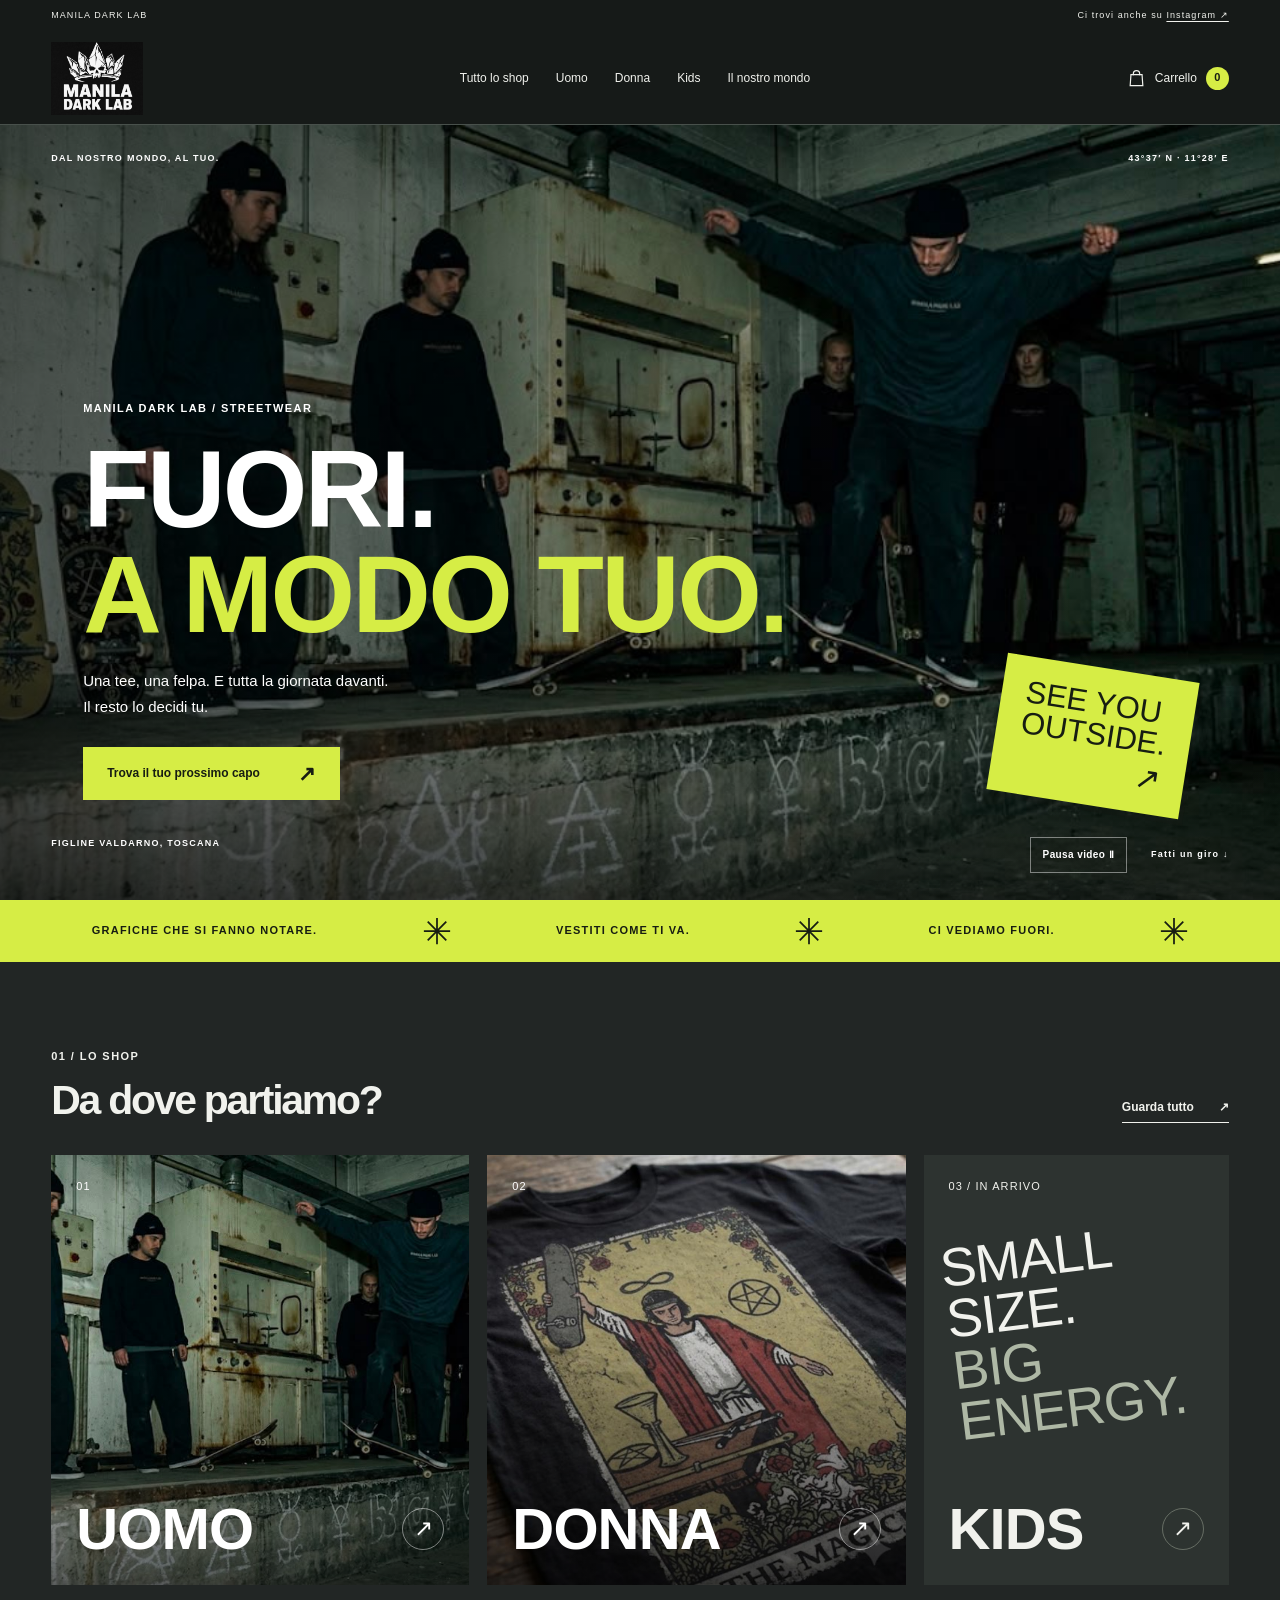
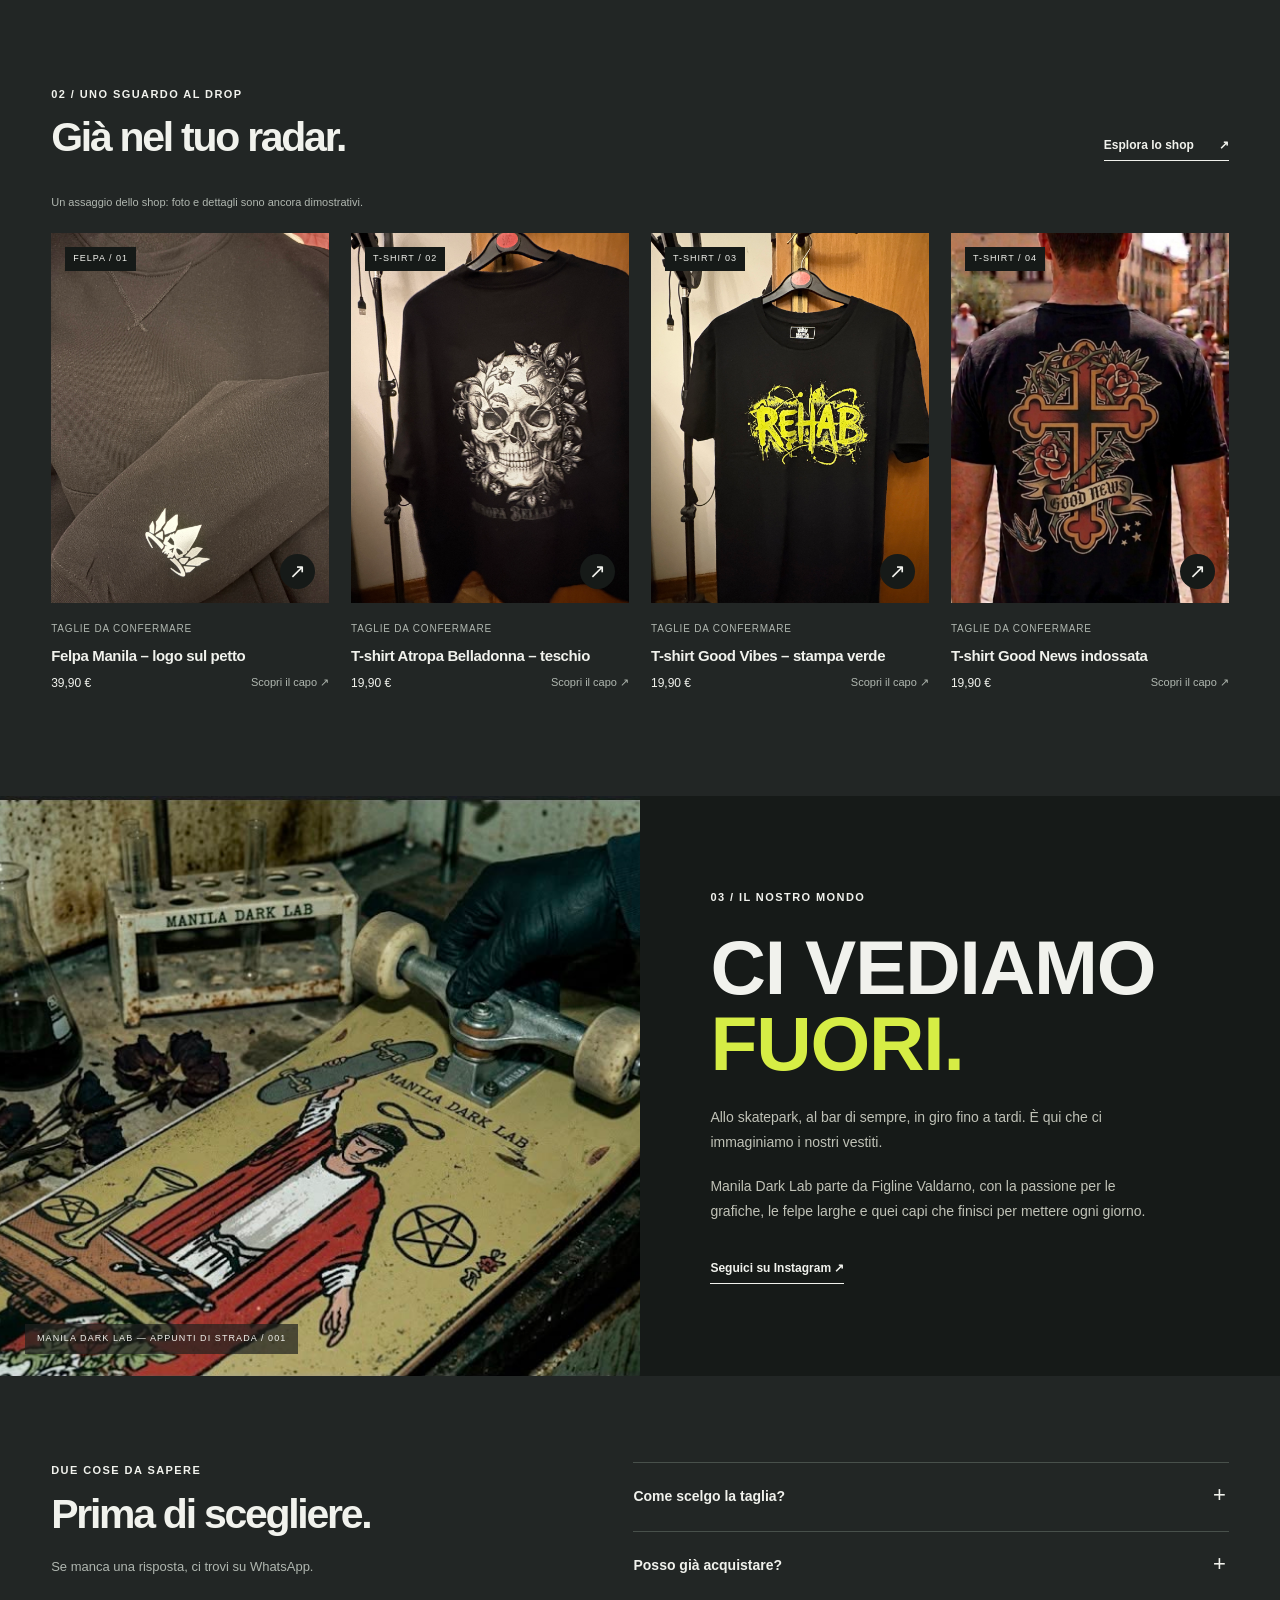
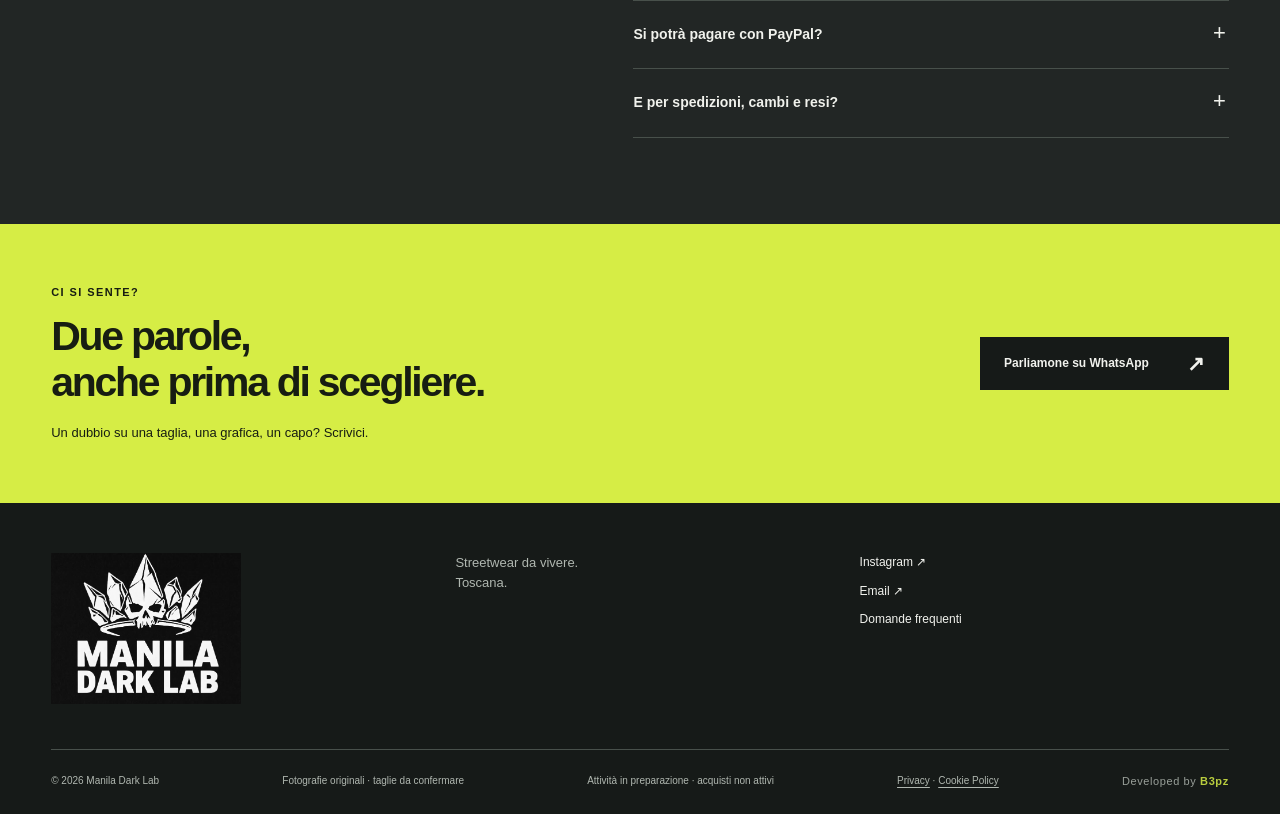
<file: index.html>
<!doctype html>
<html lang="it"><head><meta charset="utf-8"><meta name="viewport" content="width=device-width,initial-scale=1"><meta name="theme-color" content="#222625"><meta name="description" content="Manila Dark Lab. T-shirt, felpe e grafiche di strada. Streetwear da Toscana."><title>Streetwear, a modo tuo — Manila Dark Lab</title><link rel="icon" href="logo-manila-dark-lab.jpeg" type="image/jpeg"><link rel="stylesheet" href="styles.css?v=94"><script src="supabase-config.js?v=1" defer></script><script src="catalog.js?v=11.0" defer></script><script src="shipping.js?v=10.6" defer></script><script src="script.js?v=112" defer></script><script src="theme-loader.js?v=2" defer></script><script src="home-photos.js?v=1" defer></script><script src="site-texts.js?v=2" defer></script></head><body data-page="home"><a class="skip-link" href="#main">Vai al contenuto</a>
<div class="announcement"><span>MANILA DARK LAB</span><span>Ci trovi anche su <a href="https://www.instagram.com/manila_dark_lab/" target="_blank" rel="noopener noreferrer">Instagram ↗</a></span></div>
<header class="site-header"><a class="brand-logo" href="index.html" aria-label="Manila Dark Lab, home"><img src="logo-manila-dark-lab.jpeg" alt="Manila Dark Lab — teschio con corona di cristalli" width="659" height="523"></a>
<nav class="desktop-nav" aria-label="Navigazione principale"><a href="shop.html" data-nav="shop">Tutto lo shop</a><a href="man.html" data-nav="man">Uomo</a><a href="woman.html" data-nav="woman">Donna</a><a href="kids.html" data-nav="kids">Kids</a><a href="index.html#about">Il nostro mondo</a></nav>
<div class="header-actions"><button class="bag-button" id="cartOpen" aria-label="Apri carrello, 0 articoli"><svg width="19" height="21" viewBox="0 0 24 24" fill="none" stroke="currentColor" stroke-width="1.5" aria-hidden="true"><path d="M5 7h14l1 14H4L5 7Z"/><path d="M8 8V6a4 4 0 0 1 8 0v2"/></svg><span class="bag-label">Carrello</span><span id="cartCount">0</span></button><button class="menu-button" id="menuOpen" aria-label="Apri menu"><span class="menu-bars" aria-hidden="true"><span></span><span></span><span></span></span></button></div></header><main id="main"><section class="hero"><div class="hero-image"><video id="heroVideo" muted loop playsinline preload="metadata" poster="ambient-industrial.jpg" aria-label="Video Manila Dark Lab: una sessione di skate in uno skatepark"><source src="manila-intro.mp4" type="video/mp4"></video></div><div class="hero-shade"></div><div class="hero-top"><span>DAL NOSTRO MONDO, AL TUO.</span><span>43°37′ N · 11°28′ E</span></div><div class="hero-copy"><p class="eyebrow light">MANILA DARK LAB / STREETWEAR</p><h1>FUORI.<br><span>A MODO TUO.</span></h1><p>Una tee, una felpa. E tutta la giornata davanti.<br>Il resto lo decidi tu.</p><a class="button acid" href="shop.html">Trova il tuo prossimo capo <span>↗</span></a></div><div class="hero-bottom"><span>FIGLINE VALDARNO, TOSCANA</span><div class="hero-bottom-actions"><button id="videoToggle" type="button" hidden>Riproduci video ▷</button><a href="#collection">Fatti un giro ↓</a></div></div><div class="hero-sticker" aria-hidden="true">SEE YOU<br>OUTSIDE. <span>↗</span></div></section>
<div class="brand-strip"><span>GRAFICHE CHE SI FANNO NOTARE.</span><span class="strip-star" aria-hidden="true"><svg viewBox="0 0 32 32" width="28" height="28" fill="none" stroke="currentColor" stroke-width="2"><path d="M16 1V31M1 16H31M5.4 5.4L26.6 26.6M26.6 5.4L5.4 26.6"/></svg></span><span>VESTITI COME TI VA.</span><span class="strip-star" aria-hidden="true"><svg viewBox="0 0 32 32" width="28" height="28" fill="none" stroke="currentColor" stroke-width="2"><path d="M16 1V31M1 16H31M5.4 5.4L26.6 26.6M26.6 5.4L5.4 26.6"/></svg></span><span>CI VEDIAMO FUORI.</span><span class="strip-star" aria-hidden="true"><svg viewBox="0 0 32 32" width="28" height="28" fill="none" stroke="currentColor" stroke-width="2"><path d="M16 1V31M1 16H31M5.4 5.4L26.6 26.6M26.6 5.4L5.4 26.6"/></svg></span></div>
<section class="section" id="collection"><div class="section-heading"><div><p class="eyebrow">01 / LO SHOP</p><h2>Da dove partiamo?</h2></div><a class="text-link" href="shop.html">Guarda tutto <span>↗</span></a></div><div class="collection-grid"><a class="collection-card" href="man.html"><img src="ambient-industrial.jpg" alt="Felpe e t-shirt tra cemento e skate" loading="lazy" width="1059" height="575"><span class="card-number">01</span><div><h3>UOMO</h3><span class="circle-arrow">↗</span></div></a><a class="collection-card" href="woman.html"><div class="collection-photo demo-crop"><img src="woman-tee-tarot.jpg" alt="T-shirt grafica The Magician della selezione donna" loading="lazy"></div><span class="card-number">02</span><div><h3>DONNA</h3><span class="circle-arrow">↗</span></div></a><a class="collection-card kids-card" href="kids.html"><span class="card-number">03 / IN ARRIVO</span><div class="kids-art" aria-hidden="true">SMALL<br> SIZE.<br><span>BIG<br> ENERGY.</span></div><div><h3>KIDS</h3><span class="circle-arrow">↗</span></div></a></div></section>
<section class="section featured-section"><div class="section-heading"><div><p class="eyebrow">02 / UNO SGUARDO AL DROP</p><h2>Già nel tuo radar.</h2></div><a class="text-link" href="shop.html">Esplora lo shop <span>↗</span></a></div><p class="preview-note">Un assaggio dello shop: foto e dettagli sono ancora dimostrativi.</p><div class="products" id="featuredProducts"></div></section>
<section class="about-section" id="about"><div class="about-photo"><img src="ambient-lab.jpg" alt="Dettaglio di una tavola da skate Manila Dark Lab" loading="lazy"><span class="photo-caption">MANILA DARK LAB — APPUNTI DI STRADA / 001</span></div><div class="about-copy"><p class="eyebrow">03 / IL NOSTRO MONDO</p><h2>CI VEDIAMO<br><span>FUORI.</span></h2><p>Allo skatepark, al bar di sempre, in giro fino a tardi. È qui che ci immaginiamo i nostri vestiti.</p><p>Manila Dark Lab parte da Figline Valdarno, con la passione per le grafiche, le felpe larghe e quei capi che finisci per mettere ogni giorno.</p><a class="text-link" href="https://www.instagram.com/manila_dark_lab/" target="_blank" rel="noopener noreferrer">Seguici su Instagram ↗</a></div></section>
<section class="section faq-section" id="faq"><div><p class="eyebrow">DUE COSE DA SAPERE</p><h2>Prima di scegliere.</h2><p class="muted">Se manca una risposta, ci trovi su WhatsApp.</p></div><div class="faq-list"><details><summary>Come scelgo la taglia?</summary><p>Nella scheda trovi le taglie previste. Le misure dei capi definitivi arriveranno con la collezione: nel frattempo scrivici, ti aiutiamo a scegliere.</p></details><details><summary>Posso già acquistare?</summary><p>Stiamo preparando lo shop. Per ora puoi esplorare il catalogo dimostrativo e chiederci informazioni sui capi via WhatsApp. Ti confermeremo disponibilità e prezzo prima di un eventuale ordine.</p></details><details><summary>Si potrà pagare con PayPal?</summary><p>Sì, PayPal è previsto nello shop. Il pulsante è già nel carrello, ma i pagamenti online non sono ancora attivi.</p></details><details><summary>E per spedizioni, cambi e resi?</summary><p>La spedizione costa 4,90 € in Italia, 10 € negli altri Paesi UE e 15 € nei Paesi extra UE. Scegli la destinazione nel carrello per vedere il totale. Tempi e condizioni di cambio e reso saranno pubblicati prima dell’apertura dello shop.</p></details></div></section></main><section class="contact-section" id="contatti"><div><p class="eyebrow">CI SI SENTE?</p><h2>Due parole,<br>anche prima di scegliere.</h2><p>Un dubbio su una taglia, una grafica, un capo? Scrivici.</p></div><a class="button dark" href="https://wa.me/393934927764" target="_blank" rel="noopener noreferrer">Parliamone su WhatsApp <span>↗</span></a></section>
<footer class="site-footer"><div class="footer-top"><a class="brand-logo" href="index.html"><img src="logo-manila-dark-lab.jpeg" alt="Manila Dark Lab — teschio con corona di cristalli" width="659" height="523"></a><p>Streetwear da vivere.<br>Toscana.</p><div><a href="https://www.instagram.com/manila_dark_lab/" target="_blank" rel="noopener noreferrer">Instagram ↗</a><a href="mailto:maniladarklab@gmail.com">Email ↗</a><a href="index.html#faq">Domande frequenti</a></div></div><div class="footer-bottom"><span>© 2026 Manila Dark Lab</span><span class="preview-label">Fotografie originali · taglie da confermare</span><span>Attività in preparazione · acquisti non attivi</span><span><a href="privacy.html">Privacy</a> · <a href="cookies.html">Cookie Policy</a></span><span class="developer-credit">Developed by <strong>B3pz</strong></span></div></footer><dialog class="cart-drawer" id="cartDrawer" aria-labelledby="cartTitle"><div class="drawer-heading"><div><p class="eyebrow">LE TUE SCELTE</p><h2 id="cartTitle">Il carrello<span class="accent">.</span></h2></div><button class="close-button" data-close="cartDrawer" aria-label="Chiudi carrello">×</button></div><div id="cartItems" class="cart-items"></div><div id="cartCheckout"><div class="cart-total"><span>Subtotale</span><strong id="cartTotal">0,00 €</strong></div><p id="cartPromotion" class="cart-promotion" hidden></p><div class="shipping-estimate"><label for="shippingDestination">Dove spediamo?</label><select id="shippingDestination" aria-describedby="shippingNote"><option value="">Scegli la destinazione</option></select><div class="shipping-line"><span>Spedizione</span><span id="shippingCost">Scegli la destinazione</span></div><div class="order-total"><span>Totale</span><strong id="orderTotal" aria-live="polite">Da confermare</strong></div><p class="small muted" id="shippingNote">Scegli la destinazione per conoscere le spese di spedizione.</p></div><div class="payment-box"><p class="eyebrow">COME VUOI CONTINUARE?</p><button class="paypal-button" id="paypalButton" aria-describedby="paypalNote">Continua con <span class="paypal-logo">Pay<span>Pal</span></span><span class="soon-tag">In arrivo</span></button><p class="small muted" id="paypalNote">I pagamenti online non sono ancora attivi.</p><p id="paypalStatus" class="payment-status" role="status" hidden></p><a class="button acid full-width" href="checkout.html" style="margin:12px 0;display:flex;justify-content:center">Continua alla richiesta d’ordine ↗</a><span class="or-divider">oppure</span><form id="orderForm"><label for="customerName">Il tuo nome <span class="muted">(facoltativo)</span></label><input id="customerName" name="name" autocomplete="given-name" maxlength="80" placeholder="Come ti chiami?"><label for="customerNotes">Vuoi dirci qualcosa? <span class="muted">(facoltativo)</span></label><textarea id="customerNotes" name="notes" rows="2" maxlength="800" placeholder="Un dubbio sulla taglia, per esempio"></textarea><button class="button dark full-width" type="submit">Chiedi disponibilità su WhatsApp <span>↗</span></button><p class="small muted">Si apre una bozza con i capi scelti. Sarai tu a inviarla: nessun ordine o pagamento automatico.</p></form></div></div></dialog>
<dialog class="mobile-menu" id="mobileMenu" aria-labelledby="menuTitle"><div class="drawer-heading"><h2 id="menuTitle">Fai un giro.</h2><button class="close-button" data-close="mobileMenu" aria-label="Chiudi menu">×</button></div><nav aria-label="Menu mobile"><a href="shop.html">Tutto lo shop <span>↗</span></a><a href="man.html">Uomo <span>01</span></a><a href="woman.html">Donna <span>02</span></a><a href="kids.html">Kids <span>03</span></a><a href="index.html#about">Il nostro mondo</a><a href="index.html#contatti">Contatti</a></nav><p class="eyebrow">MANILA DARK LAB</p></dialog><div class="toast" id="toast" role="status"></div><noscript><p class="noscript-note">Per scegliere taglie e usare il carrello, attiva JavaScript. Puoi contattarci anche su <a href="https://wa.me/393934927764">WhatsApp</a>.</p></noscript></body></html>
</file>
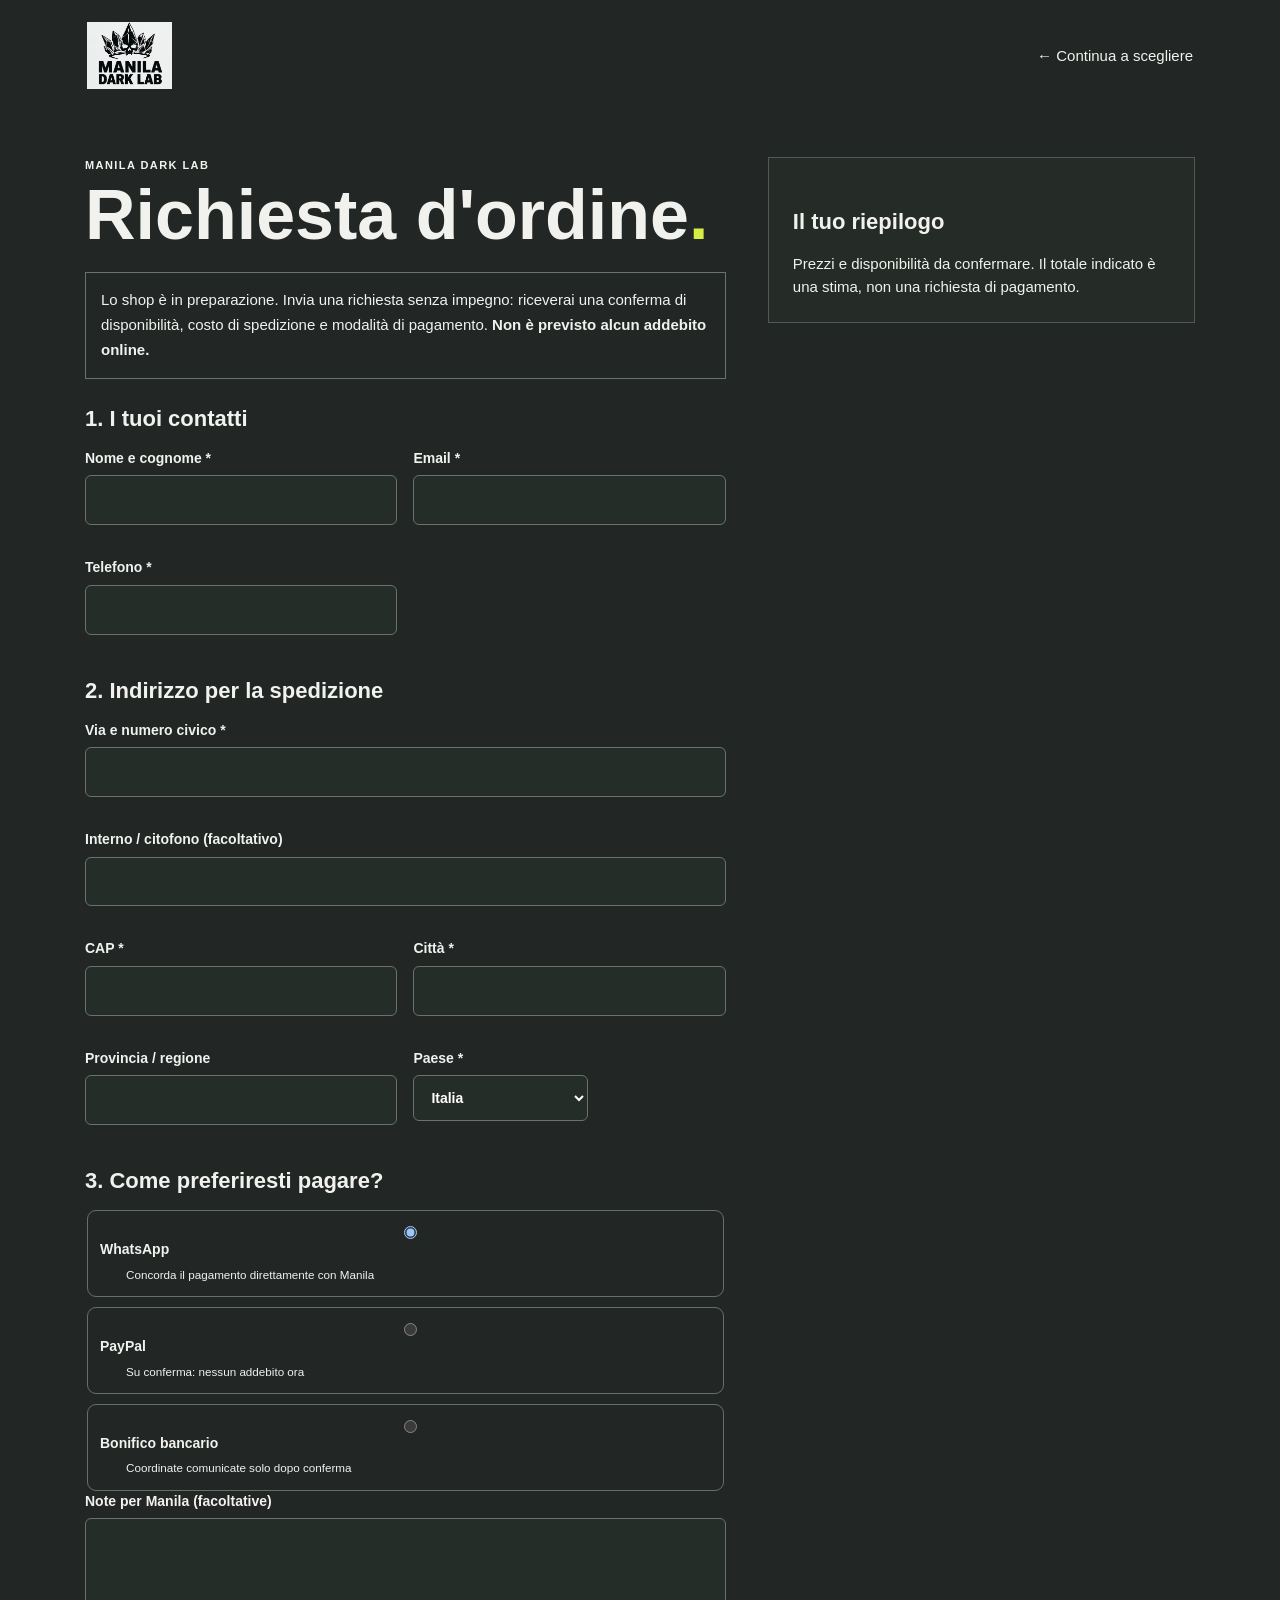
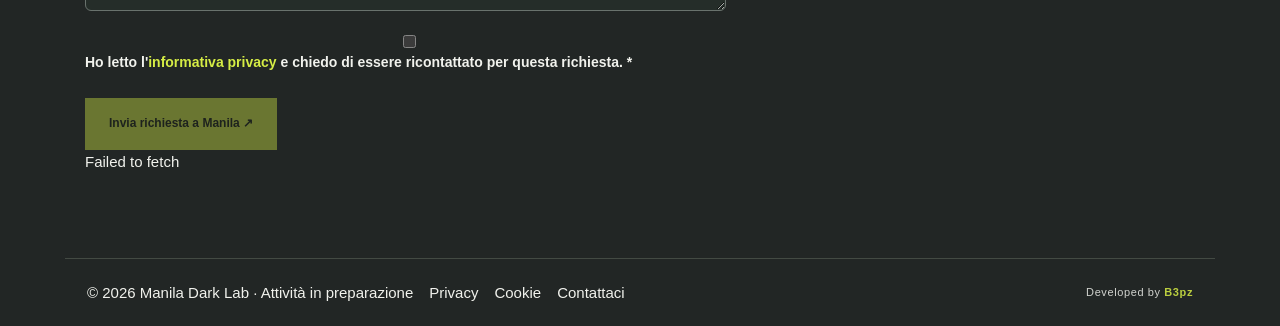
<file: checkout.html>
<!doctype html><html lang="it"><head><meta charset="utf-8"><meta name="viewport" content="width=device-width,initial-scale=1"><title>Richiesta ordine — Manila Dark Lab</title><link rel="icon" href="logo-manila-dark-lab.jpeg"><link rel="stylesheet" href="styles.css?v=94"><link rel="stylesheet" href="checkout.css?v=1"><script src="supabase-config.js" defer></script><script src="shipping.js" defer></script><script src="checkout.js?v=1" defer></script><script src="site-texts.js?v=2" defer></script></head><body><header class="checkout-header"><a href="index.html"><img src="logo-manila-dark-lab.jpeg" alt="Manila Dark Lab"></a><a href="shop.html">← Continua a scegliere</a></header><main class="checkout-layout"><div><p class="eyebrow">MANILA DARK LAB</p><h1>Richiesta d'ordine<span class="accent">.</span></h1><p class="checkout-notice">Lo shop è in preparazione. Invia una richiesta senza impegno: riceverai una conferma di disponibilità, costo di spedizione e modalità di pagamento. <strong>Non è previsto alcun addebito online.</strong></p><form id="checkoutForm"><h2>1. I tuoi contatti</h2><div class="checkout-grid"><label>Nome e cognome *<input name="customer_name" autocomplete="name" maxlength="160" required></label><label>Email *<input name="customer_email" type="email" autocomplete="email" maxlength="254" required></label><label>Telefono *<input name="customer_phone" type="tel" autocomplete="tel" maxlength="40" required></label></div><h2>2. Indirizzo per la spedizione</h2><div class="checkout-grid"><label class="wide">Via e numero civico *<input name="address_line" autocomplete="address-line1" maxlength="220" required></label><label class="wide">Interno / citofono (facoltativo)<input name="address_extra" autocomplete="address-line2" maxlength="160"></label><label>CAP *<input name="postal_code" autocomplete="postal-code" maxlength="16" required></label><label>Città *<input name="city" autocomplete="address-level2" maxlength="120" required></label><label>Provincia / regione<input name="province" autocomplete="address-level1" maxlength="100"></label><label>Paese *<select name="country" required><option value="italy">Italia</option><option value="eu">Altro paese UE</option><option value="non-eu">Paese extra UE</option></select></label></div><h2>3. Come preferiresti pagare?</h2><fieldset class="payment-choices"><label><input type="radio" name="payment" value="whatsapp" checked> WhatsApp <small>Concorda il pagamento direttamente con Manila</small></label><label><input type="radio" name="payment" value="paypal"> PayPal <small>Su conferma: nessun addebito ora</small></label><label><input type="radio" name="payment" value="bank"> Bonifico bancario <small>Coordinate comunicate solo dopo conferma</small></label></fieldset><label>Note per Manila (facoltative)<textarea name="notes" rows="3" maxlength="1200"></textarea></label><label class="privacy-check"><input type="checkbox" name="privacy" required> Ho letto l'<a href="privacy.html" target="_blank" rel="noopener">informativa privacy</a> e chiedo di essere ricontattato per questa richiesta. *</label><div class="checkout-hp" aria-hidden="true"><label>Non compilare<input name="website" tabindex="-1" autocomplete="off"></label></div><button type="submit" class="button acid" id="checkoutSubmit">Invia richiesta a Manila ↗</button><p id="checkoutStatus" role="status"></p></form><section id="checkoutSuccess" hidden aria-live="polite"><h2>Richiesta inviata!</h2><p id="successSummary"></p><a id="checkoutWhatsApp" href="https://wa.me/393934927764" target="_blank" rel="noopener noreferrer" class="button acid">Apri WhatsApp ↗</a><p>Manila verificherà disponibilità e pagamento prima di confermare l'ordine.</p><a href="shop.html">Torna allo shop</a></section></div><aside class="checkout-summary"><h2>Il tuo riepilogo</h2><div id="checkoutItems"></div><div id="checkoutAmounts"></div><p>Prezzi e disponibilità da confermare. Il totale indicato è una stima, non una richiesta di pagamento.</p></aside></main><footer class="checkout-footer"><span>© 2026 Manila Dark Lab · Attività in preparazione</span><a href="privacy.html">Privacy</a><a href="cookies.html">Cookie</a><a href="mailto:maniladarklab@gmail.com">Contattaci</a><span class="developer-credit">Developed by <strong>B3pz</strong></span></footer></body></html>
</file>
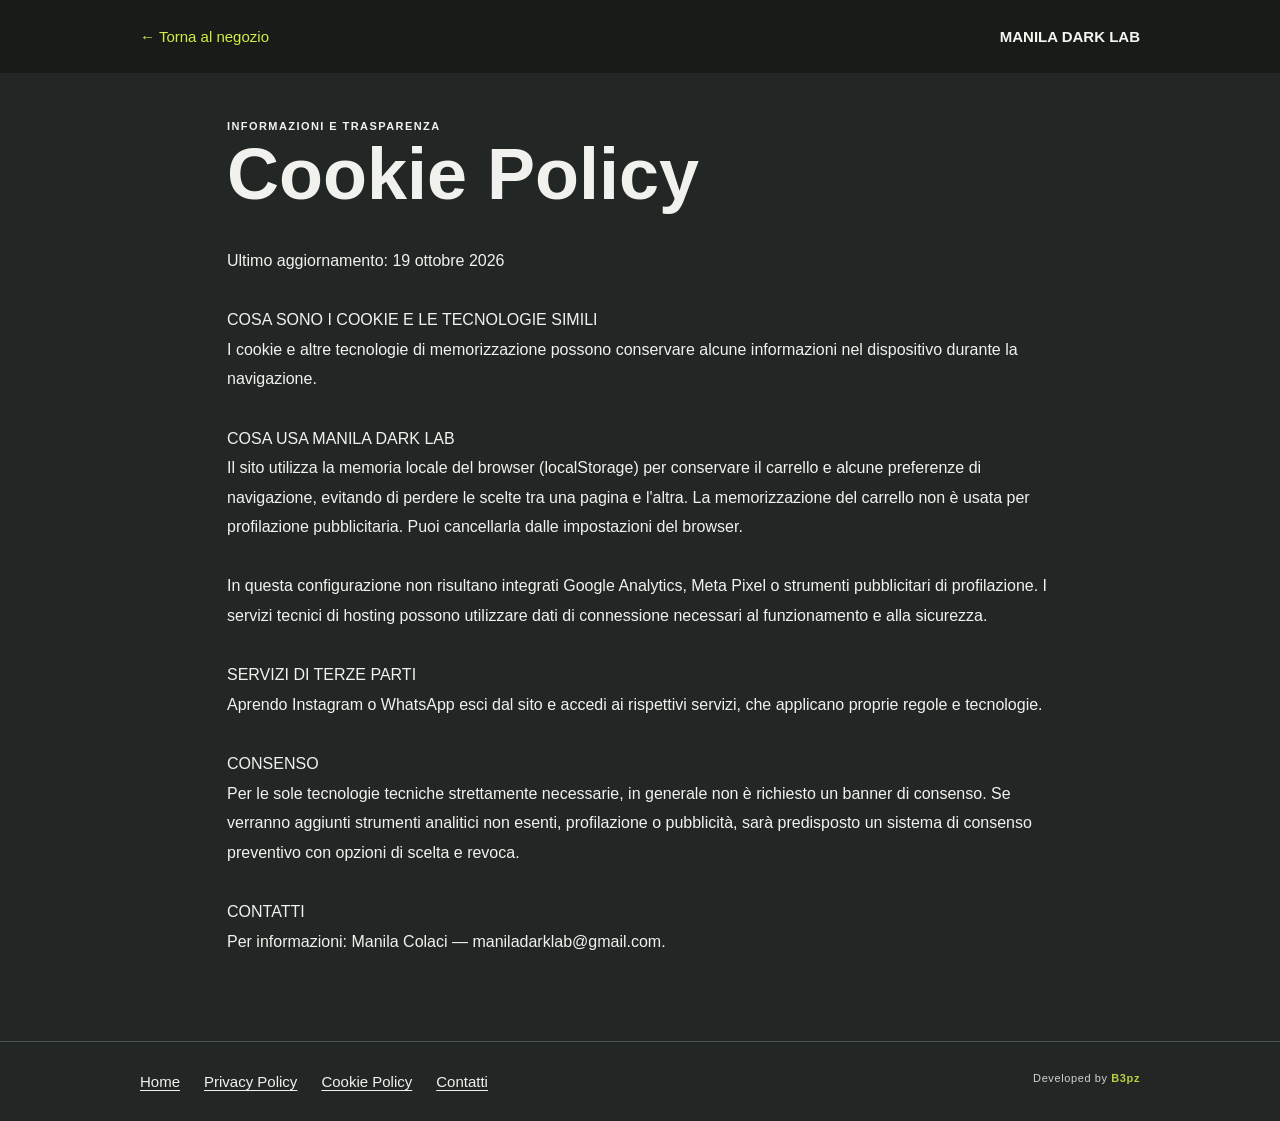
<file: cookies.html>
<!doctype html><html lang="it"><head><meta charset="utf-8"><meta name="viewport" content="width=device-width,initial-scale=1"><meta name="robots" content="index,follow"><title>Cookie Policy — Manila Dark Lab</title><link rel="stylesheet" href="styles.css?v=94"><script src="supabase-config.js" defer></script><script src="legal-page.js?v=1" defer></script><script src="site-texts.js?v=2" defer></script></head><body data-page="legal"><header class="legal-header"><a href="index.html" class="legal-back">← Torna al negozio</a><strong>MANILA DARK LAB</strong></header><main class="legal-content"><p class="eyebrow">INFORMAZIONI E TRASPARENZA</p><h1>Cookie Policy</h1><div id="legalText" data-legal="cookies"></div></main><footer class="legal-footer"><a href="index.html">Home</a><a href="privacy.html">Privacy Policy</a><a href="cookies.html">Cookie Policy</a><a href="mailto:maniladarklab@gmail.com">Contatti</a><span class="developer-credit">Developed by <strong>B3pz</strong></span></footer><script type="text/plain" id="legalFallback">Ultimo aggiornamento: 19 ottobre 2026

COSA SONO I COOKIE E LE TECNOLOGIE SIMILI
I cookie e altre tecnologie di memorizzazione possono conservare alcune informazioni nel dispositivo durante la navigazione.

COSA USA MANILA DARK LAB
Il sito utilizza la memoria locale del browser (localStorage) per conservare il carrello e alcune preferenze di navigazione, evitando di perdere le scelte tra una pagina e l'altra. La memorizzazione del carrello non è usata per profilazione pubblicitaria. Puoi cancellarla dalle impostazioni del browser.

In questa configurazione non risultano integrati Google Analytics, Meta Pixel o strumenti pubblicitari di profilazione. I servizi tecnici di hosting possono utilizzare dati di connessione necessari al funzionamento e alla sicurezza.

SERVIZI DI TERZE PARTI
Aprendo Instagram o WhatsApp esci dal sito e accedi ai rispettivi servizi, che applicano proprie regole e tecnologie.

CONSENSO
Per le sole tecnologie tecniche strettamente necessarie, in generale non è richiesto un banner di consenso. Se verranno aggiunti strumenti analitici non esenti, profilazione o pubblicità, sarà predisposto un sistema di consenso preventivo con opzioni di scelta e revoca.

CONTATTI
Per informazioni: Manila Colaci — maniladarklab@gmail.com.</script></body></html>
</file>
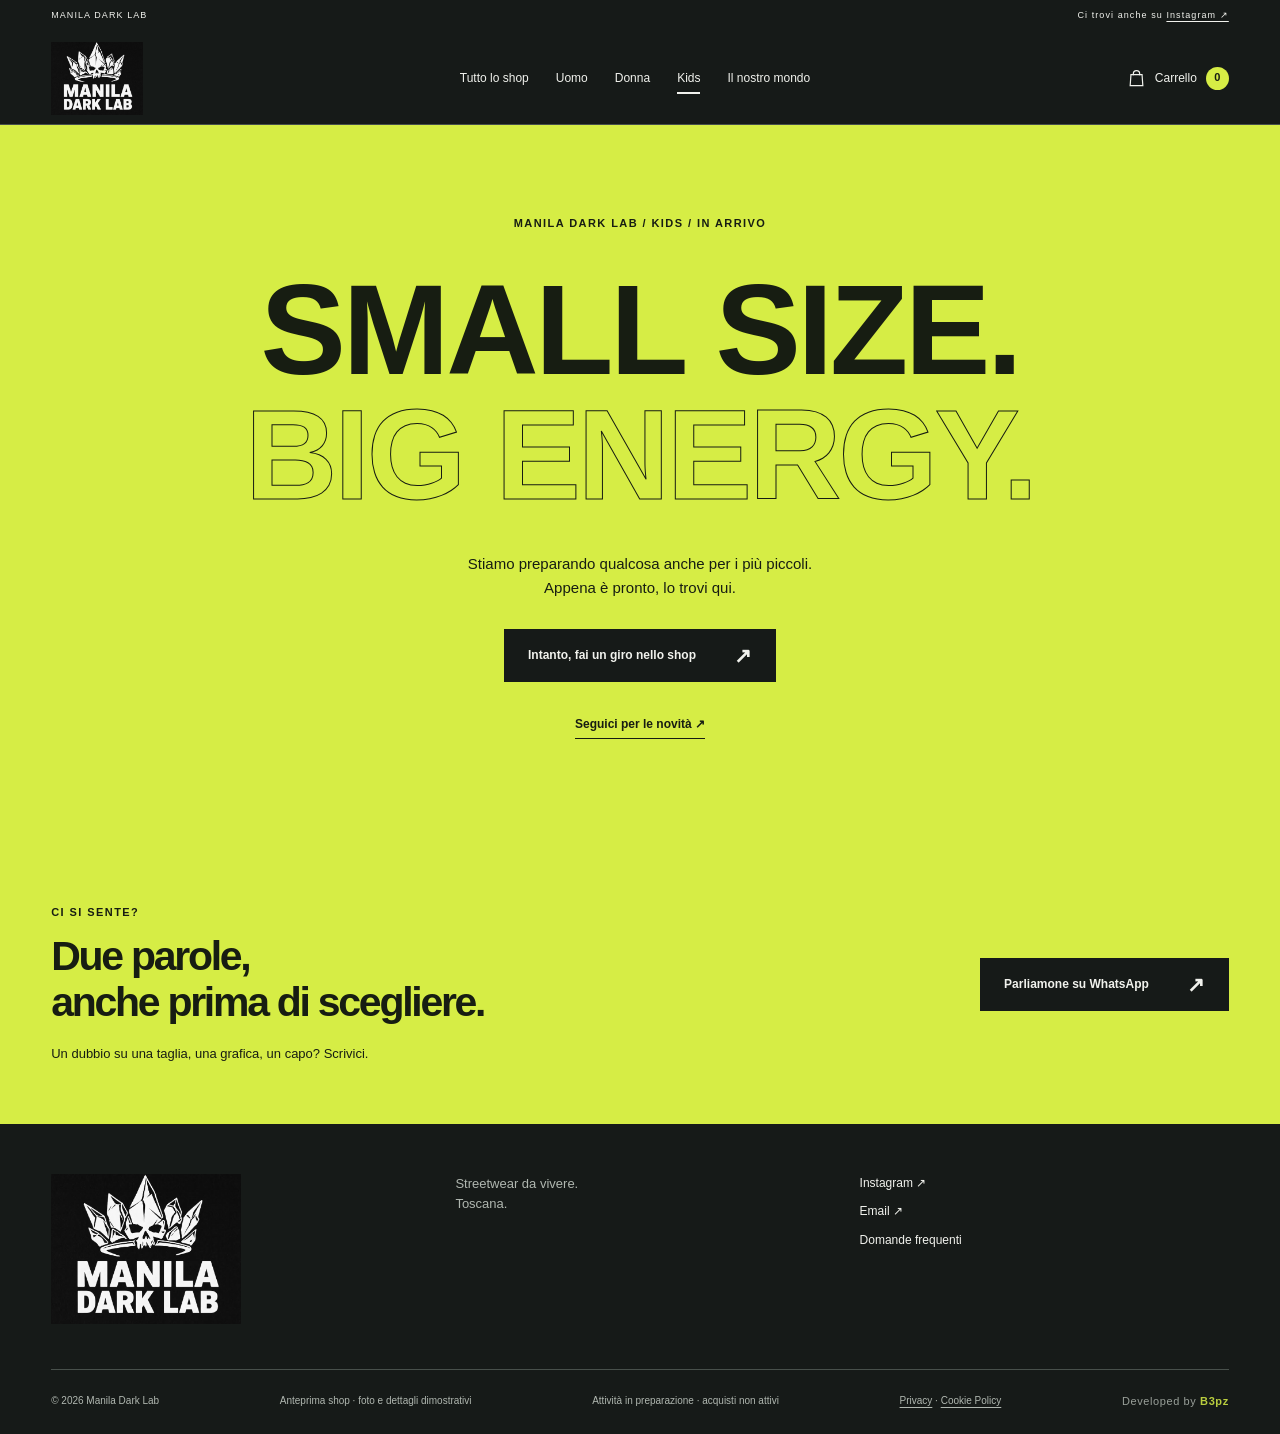
<file: kids.html>
<!doctype html>
<html lang="it"><head><meta charset="utf-8"><meta name="viewport" content="width=device-width,initial-scale=1"><meta name="theme-color" content="#222625"><meta name="description" content="Manila Dark Lab. T-shirt, felpe e grafiche di strada. Streetwear da Toscana."><title>Kids, in arrivo — Manila Dark Lab</title><link rel="icon" href="logo-manila-dark-lab.jpeg" type="image/jpeg"><link rel="stylesheet" href="styles.css?v=94"><script src="catalog.js?v=10.6" defer></script><script src="shipping.js?v=10.6" defer></script><script src="script.js?v=112" defer></script><script src="theme-loader.js?v=2" defer></script><script src="site-texts.js?v=2" defer></script></head><body data-page="kids"><a class="skip-link" href="#main">Vai al contenuto</a>
<div class="announcement"><span>MANILA DARK LAB</span><span>Ci trovi anche su <a href="https://www.instagram.com/manila_dark_lab/" target="_blank" rel="noopener noreferrer">Instagram ↗</a></span></div>
<header class="site-header"><a class="brand-logo" href="index.html" aria-label="Manila Dark Lab, home"><img src="logo-manila-dark-lab.jpeg" alt="Manila Dark Lab — teschio con corona di cristalli" width="659" height="523"></a>
<nav class="desktop-nav" aria-label="Navigazione principale"><a href="shop.html" data-nav="shop">Tutto lo shop</a><a href="man.html" data-nav="man">Uomo</a><a href="woman.html" data-nav="woman">Donna</a><a href="kids.html" data-nav="kids">Kids</a><a href="index.html#about">Il nostro mondo</a></nav>
<div class="header-actions"><button class="bag-button" id="cartOpen" aria-label="Apri carrello, 0 articoli"><svg width="19" height="21" viewBox="0 0 24 24" fill="none" stroke="currentColor" stroke-width="1.5" aria-hidden="true"><path d="M5 7h14l1 14H4L5 7Z"/><path d="M8 8V6a4 4 0 0 1 8 0v2"/></svg><span class="bag-label">Carrello</span><span id="cartCount">0</span></button><button class="menu-button" id="menuOpen" aria-label="Apri menu"><span class="menu-bars" aria-hidden="true"><span></span><span></span><span></span></span></button></div></header><main id="main"><section class="kids-coming"><p class="eyebrow">MANILA DARK LAB / KIDS / IN ARRIVO</p><h1>SMALL SIZE.<br><span>BIG ENERGY.</span></h1><p>Stiamo preparando qualcosa anche per i più piccoli.<br>Appena è pronto, lo trovi qui.</p><a class="button dark" href="shop.html">Intanto, fai un giro nello shop <span>↗</span></a><a class="text-link" href="https://www.instagram.com/manila_dark_lab/" target="_blank" rel="noopener noreferrer">Seguici per le novità ↗</a></section></main><section class="contact-section" id="contatti"><div><p class="eyebrow">CI SI SENTE?</p><h2>Due parole,<br>anche prima di scegliere.</h2><p>Un dubbio su una taglia, una grafica, un capo? Scrivici.</p></div><a class="button dark" href="https://wa.me/393934927764" target="_blank" rel="noopener noreferrer">Parliamone su WhatsApp <span>↗</span></a></section>
<footer class="site-footer"><div class="footer-top"><a class="brand-logo" href="index.html"><img src="logo-manila-dark-lab.jpeg" alt="Manila Dark Lab — teschio con corona di cristalli" width="659" height="523"></a><p>Streetwear da vivere.<br>Toscana.</p><div><a href="https://www.instagram.com/manila_dark_lab/" target="_blank" rel="noopener noreferrer">Instagram ↗</a><a href="mailto:maniladarklab@gmail.com">Email ↗</a><a href="index.html#faq">Domande frequenti</a></div></div><div class="footer-bottom"><span>© 2026 Manila Dark Lab</span><span class="preview-label">Anteprima shop · foto e dettagli dimostrativi</span><span>Attività in preparazione · acquisti non attivi</span><span><a href="privacy.html">Privacy</a> · <a href="cookies.html">Cookie Policy</a></span><span class="developer-credit">Developed by <strong>B3pz</strong></span></div></footer><dialog class="cart-drawer" id="cartDrawer" aria-labelledby="cartTitle"><div class="drawer-heading"><div><p class="eyebrow">LE TUE SCELTE</p><h2 id="cartTitle">Il carrello<span class="accent">.</span></h2></div><button class="close-button" data-close="cartDrawer" aria-label="Chiudi carrello">×</button></div><div id="cartItems" class="cart-items"></div><div id="cartCheckout"><div class="cart-total"><span>Subtotale</span><strong id="cartTotal">0,00 €</strong></div><p id="cartPromotion" class="cart-promotion" hidden></p><div class="shipping-estimate"><label for="shippingDestination">Dove spediamo?</label><select id="shippingDestination" aria-describedby="shippingNote"><option value="">Scegli la destinazione</option></select><div class="shipping-line"><span>Spedizione</span><span id="shippingCost">Scegli la destinazione</span></div><div class="order-total"><span>Totale</span><strong id="orderTotal" aria-live="polite">Da confermare</strong></div><p class="small muted" id="shippingNote">Scegli la destinazione per conoscere le spese di spedizione.</p></div><div class="payment-box"><p class="eyebrow">COME VUOI CONTINUARE?</p><button class="paypal-button" id="paypalButton" aria-describedby="paypalNote">Continua con <span class="paypal-logo">Pay<span>Pal</span></span><span class="soon-tag">In arrivo</span></button><p class="small muted" id="paypalNote">I pagamenti online non sono ancora attivi.</p><p id="paypalStatus" class="payment-status" role="status" hidden></p><a class="button acid full-width" href="checkout.html" style="margin:12px 0;display:flex;justify-content:center">Continua alla richiesta d’ordine ↗</a><span class="or-divider">oppure</span><form id="orderForm"><label for="customerName">Il tuo nome <span class="muted">(facoltativo)</span></label><input id="customerName" name="name" autocomplete="given-name" maxlength="80" placeholder="Come ti chiami?"><label for="customerNotes">Vuoi dirci qualcosa? <span class="muted">(facoltativo)</span></label><textarea id="customerNotes" name="notes" rows="2" maxlength="800" placeholder="Un dubbio sulla taglia, per esempio"></textarea><button class="button dark full-width" type="submit">Chiedi disponibilità su WhatsApp <span>↗</span></button><p class="small muted">Si apre una bozza con i capi scelti. Sarai tu a inviarla: nessun ordine o pagamento automatico.</p></form></div></div></dialog>
<dialog class="mobile-menu" id="mobileMenu" aria-labelledby="menuTitle"><div class="drawer-heading"><h2 id="menuTitle">Fai un giro.</h2><button class="close-button" data-close="mobileMenu" aria-label="Chiudi menu">×</button></div><nav aria-label="Menu mobile"><a href="shop.html">Tutto lo shop <span>↗</span></a><a href="man.html">Uomo <span>01</span></a><a href="woman.html">Donna <span>02</span></a><a href="kids.html">Kids <span>03</span></a><a href="index.html#about">Il nostro mondo</a><a href="index.html#contatti">Contatti</a></nav><p class="eyebrow">MANILA DARK LAB</p></dialog><div class="toast" id="toast" role="status"></div><noscript><p class="noscript-note">Per scegliere taglie e usare il carrello, attiva JavaScript. Puoi contattarci anche su <a href="https://wa.me/393934927764">WhatsApp</a>.</p></noscript></body></html>
</file>
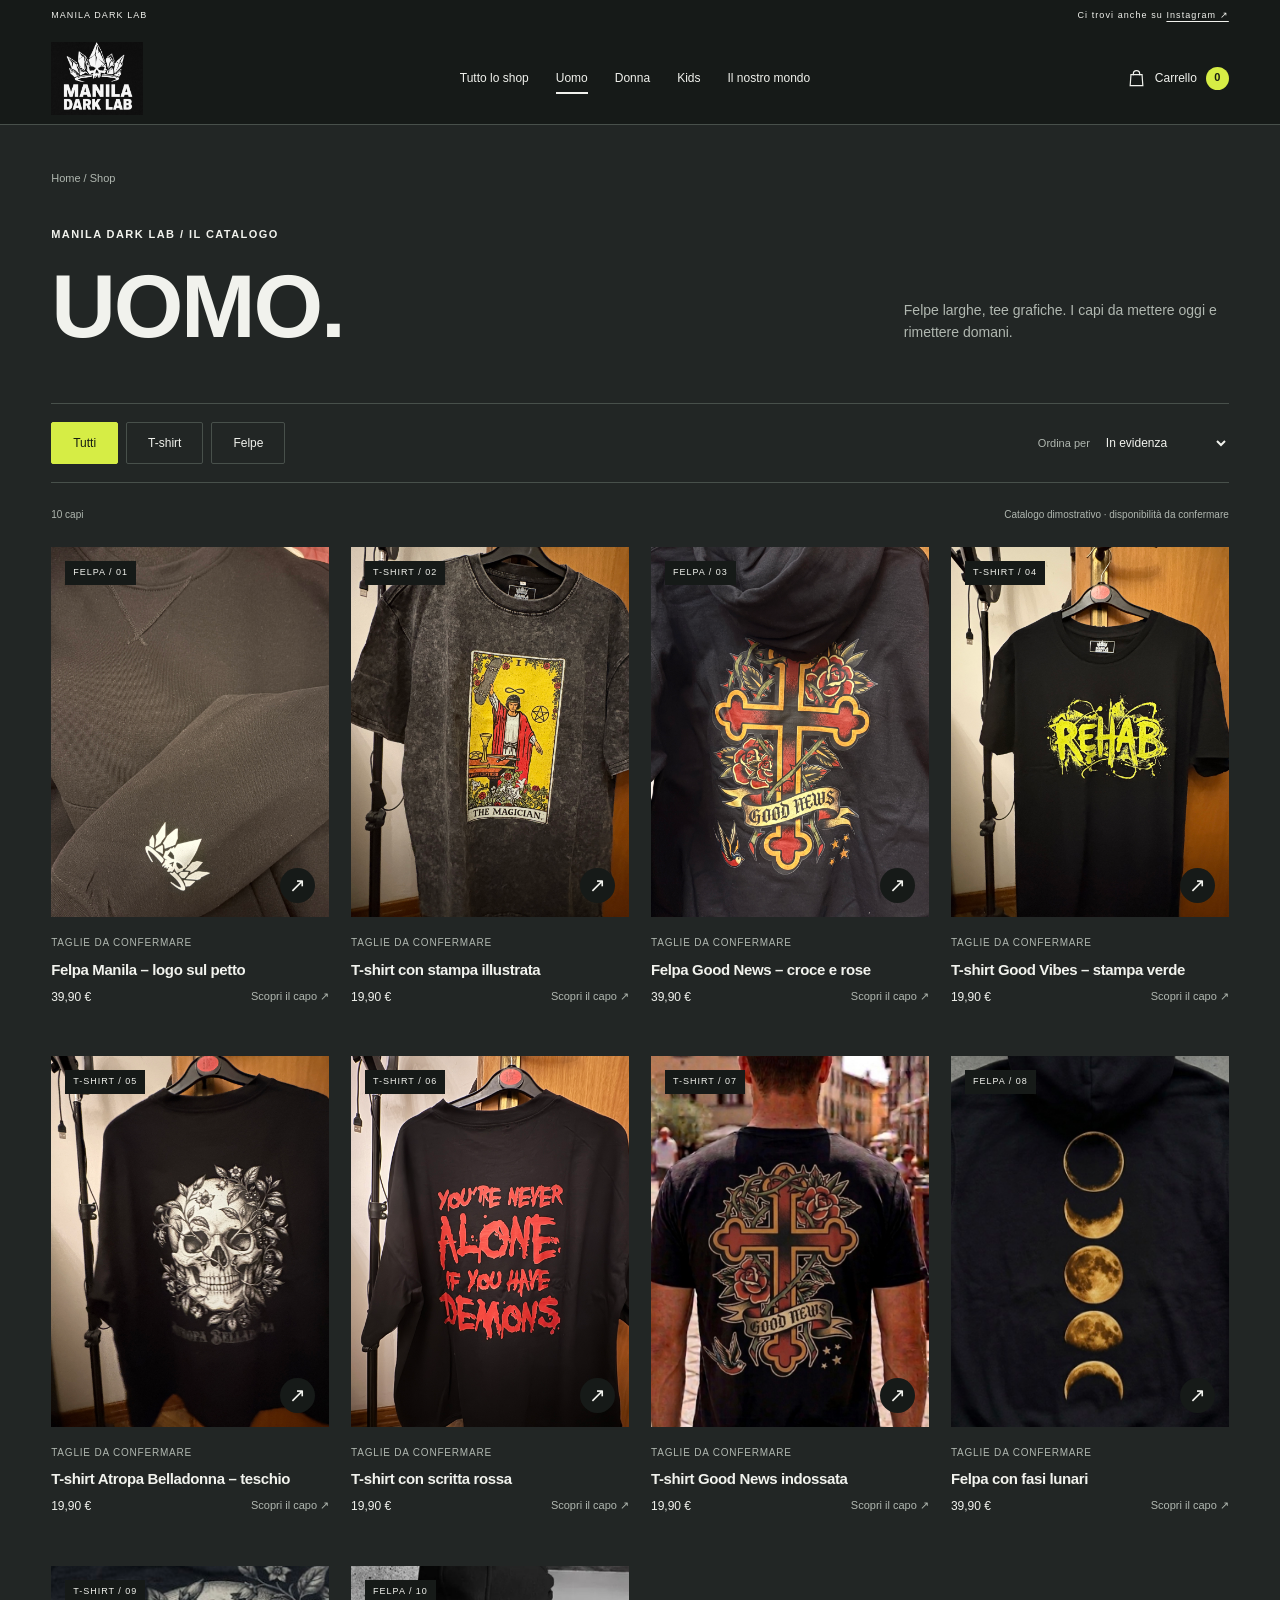
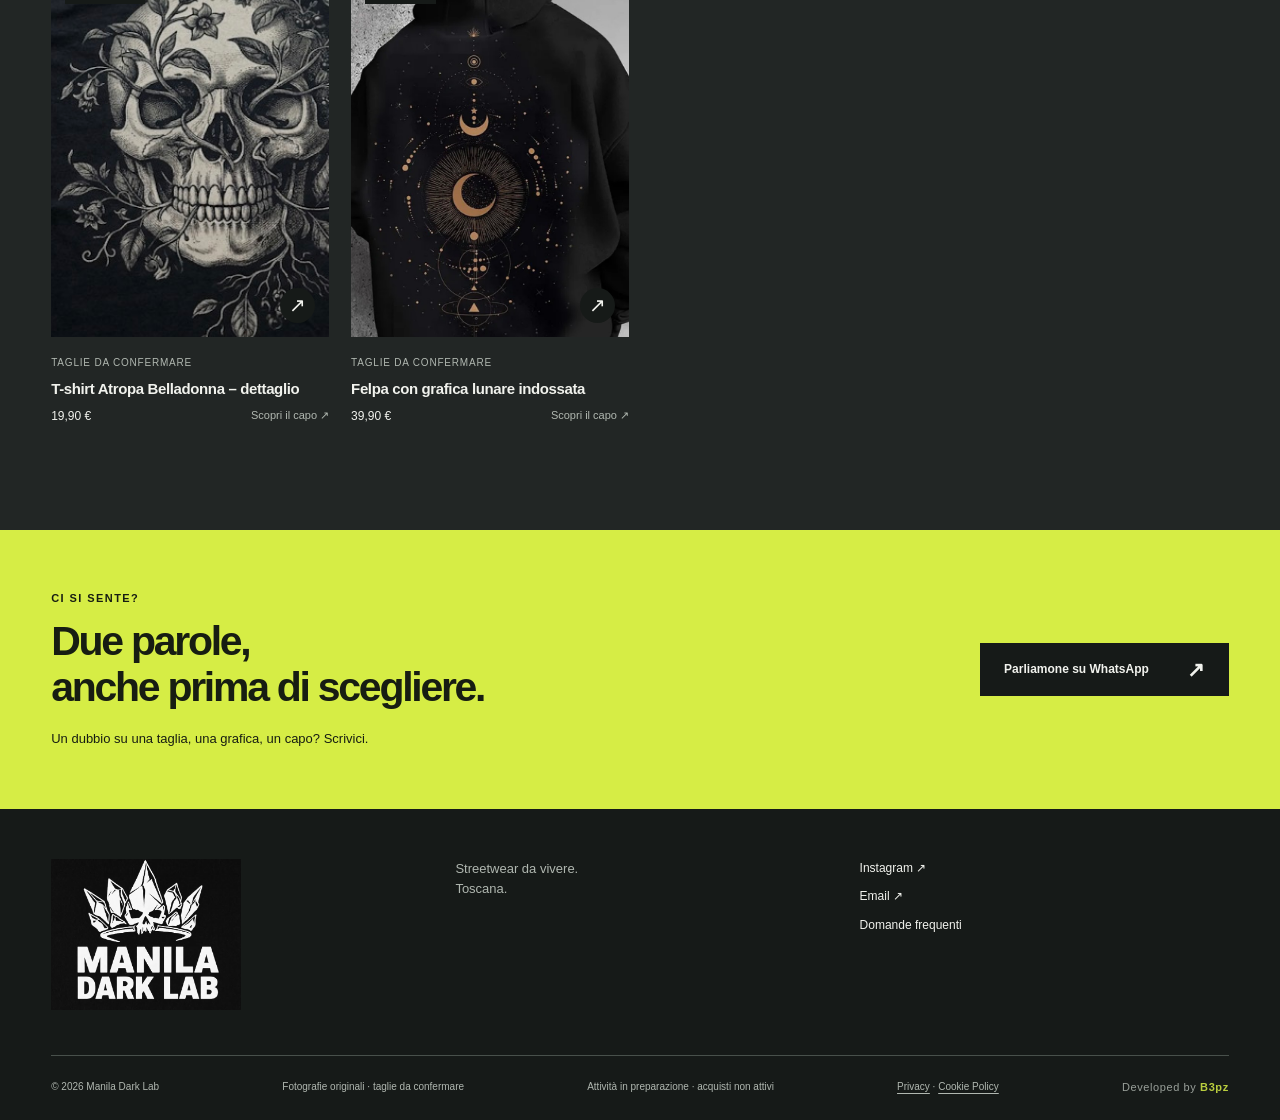
<file: man.html>
<!doctype html>
<html lang="it"><head><meta charset="utf-8"><meta name="viewport" content="width=device-width,initial-scale=1"><meta name="theme-color" content="#222625"><meta name="description" content="Manila Dark Lab. T-shirt, felpe e grafiche di strada. Streetwear da Toscana."><title>Uomo — Manila Dark Lab</title><link rel="icon" href="logo-manila-dark-lab.jpeg" type="image/jpeg"><link rel="stylesheet" href="styles.css?v=94"><script src="supabase-config.js?v=1" defer></script><script src="catalog.js?v=11.0" defer></script><script src="shipping.js?v=10.6" defer></script><script src="script.js?v=112" defer></script><script src="theme-loader.js?v=2" defer></script><script src="site-texts.js?v=2" defer></script></head><body data-page="man"><a class="skip-link" href="#main">Vai al contenuto</a>
<div class="announcement"><span>MANILA DARK LAB</span><span>Ci trovi anche su <a href="https://www.instagram.com/manila_dark_lab/" target="_blank" rel="noopener noreferrer">Instagram ↗</a></span></div>
<header class="site-header"><a class="brand-logo" href="index.html" aria-label="Manila Dark Lab, home"><img src="logo-manila-dark-lab.jpeg" alt="Manila Dark Lab — teschio con corona di cristalli" width="659" height="523"></a>
<nav class="desktop-nav" aria-label="Navigazione principale"><a href="shop.html" data-nav="shop">Tutto lo shop</a><a href="man.html" data-nav="man">Uomo</a><a href="woman.html" data-nav="woman">Donna</a><a href="kids.html" data-nav="kids">Kids</a><a href="index.html#about">Il nostro mondo</a></nav>
<div class="header-actions"><button class="bag-button" id="cartOpen" aria-label="Apri carrello, 0 articoli"><svg width="19" height="21" viewBox="0 0 24 24" fill="none" stroke="currentColor" stroke-width="1.5" aria-hidden="true"><path d="M5 7h14l1 14H4L5 7Z"/><path d="M8 8V6a4 4 0 0 1 8 0v2"/></svg><span class="bag-label">Carrello</span><span id="cartCount">0</span></button><button class="menu-button" id="menuOpen" aria-label="Apri menu"><span class="menu-bars" aria-hidden="true"><span></span><span></span><span></span></span></button></div></header><main id="main"><section class="catalog-heading"><a class="breadcrumb" href="index.html">Home</a><span class="breadcrumb"> / Shop</span><div class="catalog-intro"><div><p class="eyebrow">MANILA DARK LAB / IL CATALOGO</p><h1>UOMO.</h1></div><p>Felpe larghe, tee grafiche. I capi da mettere oggi e rimettere domani.</p></div></section><section class="catalog-section section"><div class="catalog-toolbar"><div class="filter-tabs" aria-label="Filtra per tipo di capo"><button class="active" data-filter="all" aria-pressed="true">Tutti</button><button data-filter="tee" aria-pressed="false">T-shirt</button><button data-filter="hoodie" aria-pressed="false">Felpe</button></div><label class="sort-label">Ordina per <select id="sortProducts"><option value="featured">In evidenza</option><option value="price-asc">Prezzo crescente</option><option value="price-desc">Prezzo decrescente</option><option value="name">Nome A–Z</option></select></label></div><div class="catalog-meta"><span id="resultCount" role="status"></span><span>Catalogo dimostrativo · disponibilità da confermare</span></div><div class="products catalog-products" id="catalogProducts" data-group="man"></div><div class="no-results" id="noResults" hidden><h2>Qui ancora niente.</h2><p>Prova a guardare tutti i capi.</p><button class="button dark" id="resetFilters">Mostra tutto</button></div></section></main><section class="contact-section" id="contatti"><div><p class="eyebrow">CI SI SENTE?</p><h2>Due parole,<br>anche prima di scegliere.</h2><p>Un dubbio su una taglia, una grafica, un capo? Scrivici.</p></div><a class="button dark" href="https://wa.me/393934927764" target="_blank" rel="noopener noreferrer">Parliamone su WhatsApp <span>↗</span></a></section>
<footer class="site-footer"><div class="footer-top"><a class="brand-logo" href="index.html"><img src="logo-manila-dark-lab.jpeg" alt="Manila Dark Lab — teschio con corona di cristalli" width="659" height="523"></a><p>Streetwear da vivere.<br>Toscana.</p><div><a href="https://www.instagram.com/manila_dark_lab/" target="_blank" rel="noopener noreferrer">Instagram ↗</a><a href="mailto:maniladarklab@gmail.com">Email ↗</a><a href="index.html#faq">Domande frequenti</a></div></div><div class="footer-bottom"><span>© 2026 Manila Dark Lab</span><span class="preview-label">Fotografie originali · taglie da confermare</span><span>Attività in preparazione · acquisti non attivi</span><span><a href="privacy.html">Privacy</a> · <a href="cookies.html">Cookie Policy</a></span><span class="developer-credit">Developed by <strong>B3pz</strong></span></div></footer><dialog class="cart-drawer" id="cartDrawer" aria-labelledby="cartTitle"><div class="drawer-heading"><div><p class="eyebrow">LE TUE SCELTE</p><h2 id="cartTitle">Il carrello<span class="accent">.</span></h2></div><button class="close-button" data-close="cartDrawer" aria-label="Chiudi carrello">×</button></div><div id="cartItems" class="cart-items"></div><div id="cartCheckout"><div class="cart-total"><span>Subtotale</span><strong id="cartTotal">0,00 €</strong></div><p id="cartPromotion" class="cart-promotion" hidden></p><div class="shipping-estimate"><label for="shippingDestination">Dove spediamo?</label><select id="shippingDestination" aria-describedby="shippingNote"><option value="">Scegli la destinazione</option></select><div class="shipping-line"><span>Spedizione</span><span id="shippingCost">Scegli la destinazione</span></div><div class="order-total"><span>Totale</span><strong id="orderTotal" aria-live="polite">Da confermare</strong></div><p class="small muted" id="shippingNote">Scegli la destinazione per conoscere le spese di spedizione.</p></div><div class="payment-box"><p class="eyebrow">COME VUOI CONTINUARE?</p><button class="paypal-button" id="paypalButton" aria-describedby="paypalNote">Continua con <span class="paypal-logo">Pay<span>Pal</span></span><span class="soon-tag">In arrivo</span></button><p class="small muted" id="paypalNote">I pagamenti online non sono ancora attivi.</p><p id="paypalStatus" class="payment-status" role="status" hidden></p><a class="button acid full-width" href="checkout.html" style="margin:12px 0;display:flex;justify-content:center">Continua alla richiesta d’ordine ↗</a><span class="or-divider">oppure</span><form id="orderForm"><label for="customerName">Il tuo nome <span class="muted">(facoltativo)</span></label><input id="customerName" name="name" autocomplete="given-name" maxlength="80" placeholder="Come ti chiami?"><label for="customerNotes">Vuoi dirci qualcosa? <span class="muted">(facoltativo)</span></label><textarea id="customerNotes" name="notes" rows="2" maxlength="800" placeholder="Un dubbio sulla taglia, per esempio"></textarea><button class="button dark full-width" type="submit">Chiedi disponibilità su WhatsApp <span>↗</span></button><p class="small muted">Si apre una bozza con i capi scelti. Sarai tu a inviarla: nessun ordine o pagamento automatico.</p></form></div></div></dialog>
<dialog class="mobile-menu" id="mobileMenu" aria-labelledby="menuTitle"><div class="drawer-heading"><h2 id="menuTitle">Fai un giro.</h2><button class="close-button" data-close="mobileMenu" aria-label="Chiudi menu">×</button></div><nav aria-label="Menu mobile"><a href="shop.html">Tutto lo shop <span>↗</span></a><a href="man.html">Uomo <span>01</span></a><a href="woman.html">Donna <span>02</span></a><a href="kids.html">Kids <span>03</span></a><a href="index.html#about">Il nostro mondo</a><a href="index.html#contatti">Contatti</a></nav><p class="eyebrow">MANILA DARK LAB</p></dialog><div class="toast" id="toast" role="status"></div><noscript><p class="noscript-note">Per scegliere taglie e usare il carrello, attiva JavaScript. Puoi contattarci anche su <a href="https://wa.me/393934927764">WhatsApp</a>.</p></noscript></body></html>
</file>
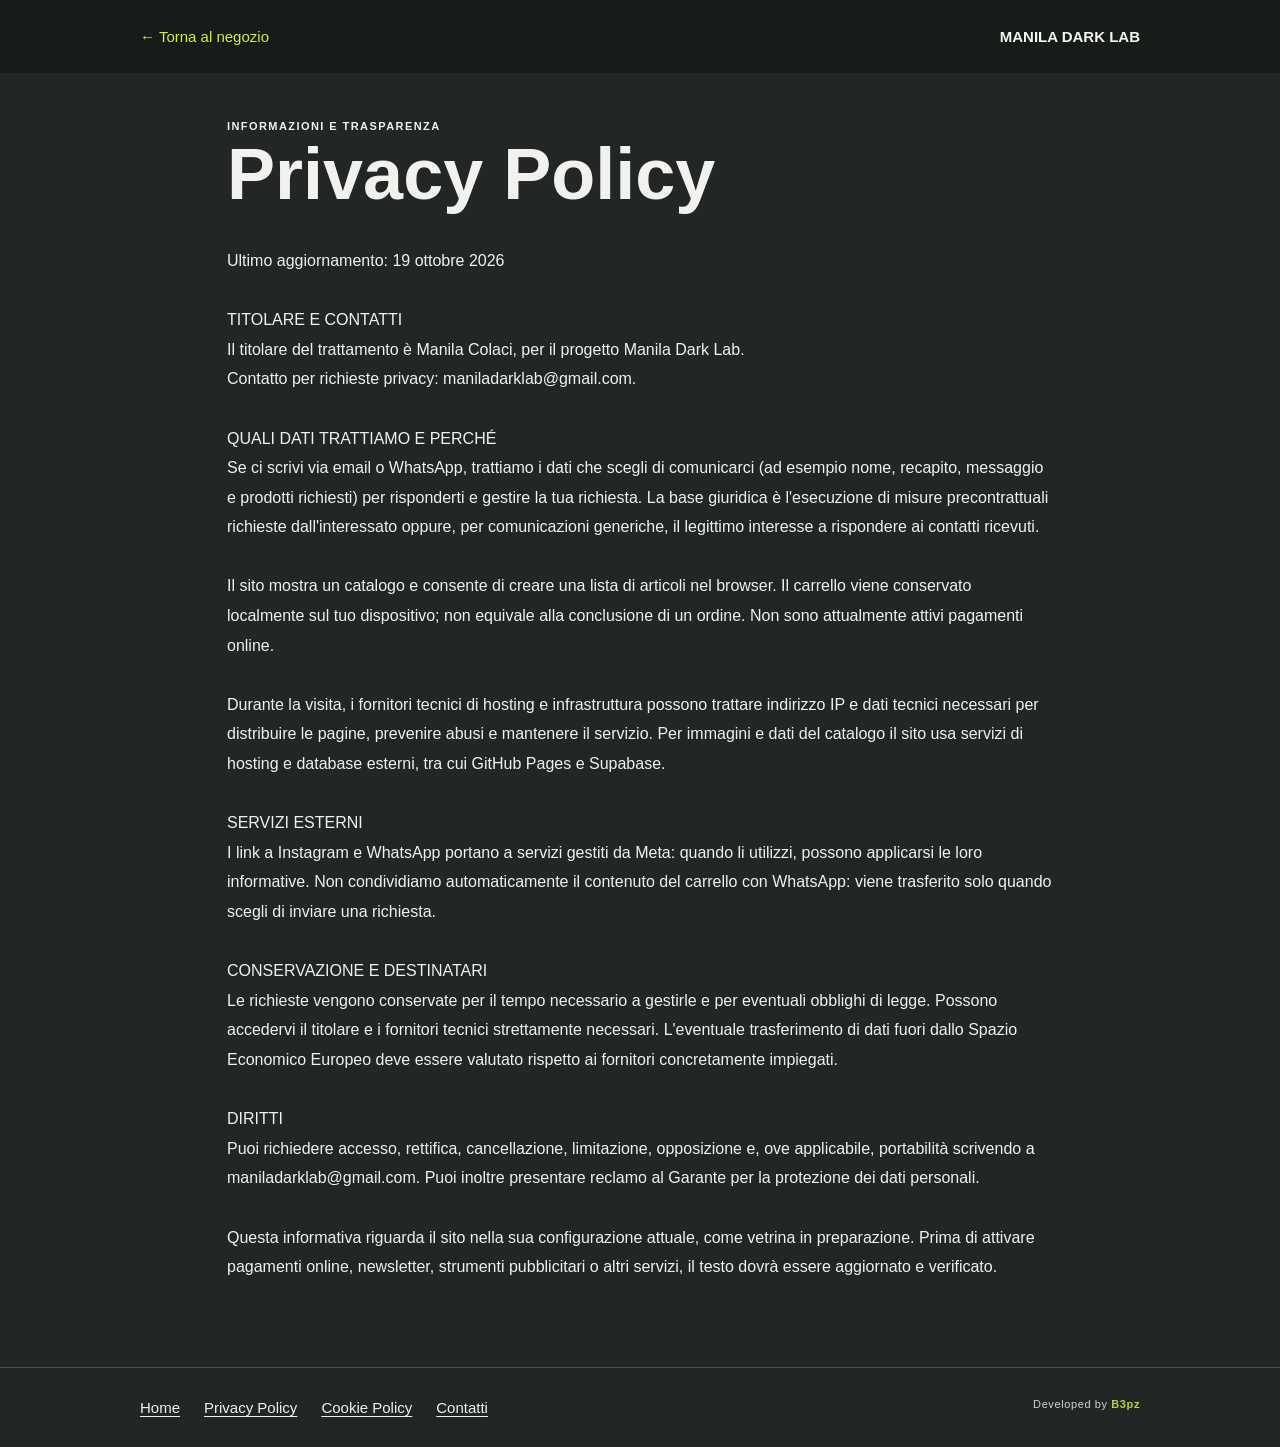
<file: privacy.html>
<!doctype html><html lang="it"><head><meta charset="utf-8"><meta name="viewport" content="width=device-width,initial-scale=1"><meta name="robots" content="index,follow"><title>Privacy Policy — Manila Dark Lab</title><link rel="stylesheet" href="styles.css?v=94"><script src="supabase-config.js" defer></script><script src="legal-page.js?v=1" defer></script><script src="site-texts.js?v=2" defer></script></head><body data-page="legal"><header class="legal-header"><a href="index.html" class="legal-back">← Torna al negozio</a><strong>MANILA DARK LAB</strong></header><main class="legal-content"><p class="eyebrow">INFORMAZIONI E TRASPARENZA</p><h1>Privacy Policy</h1><div id="legalText" data-legal="privacy"></div></main><footer class="legal-footer"><a href="index.html">Home</a><a href="privacy.html">Privacy Policy</a><a href="cookies.html">Cookie Policy</a><a href="mailto:maniladarklab@gmail.com">Contatti</a><span class="developer-credit">Developed by <strong>B3pz</strong></span></footer><script type="text/plain" id="legalFallback">Ultimo aggiornamento: 19 ottobre 2026

TITOLARE E CONTATTI
Il titolare del trattamento è Manila Colaci, per il progetto Manila Dark Lab.
Contatto per richieste privacy: maniladarklab@gmail.com.

QUALI DATI TRATTIAMO E PERCHÉ
Se ci scrivi via email o WhatsApp, trattiamo i dati che scegli di comunicarci (ad esempio nome, recapito, messaggio e prodotti richiesti) per risponderti e gestire la tua richiesta. La base giuridica è l'esecuzione di misure precontrattuali richieste dall'interessato oppure, per comunicazioni generiche, il legittimo interesse a rispondere ai contatti ricevuti.

Il sito mostra un catalogo e consente di creare una lista di articoli nel browser. Il carrello viene conservato localmente sul tuo dispositivo; non equivale alla conclusione di un ordine. Non sono attualmente attivi pagamenti online.

Durante la visita, i fornitori tecnici di hosting e infrastruttura possono trattare indirizzo IP e dati tecnici necessari per distribuire le pagine, prevenire abusi e mantenere il servizio. Per immagini e dati del catalogo il sito usa servizi di hosting e database esterni, tra cui GitHub Pages e Supabase.

SERVIZI ESTERNI
I link a Instagram e WhatsApp portano a servizi gestiti da Meta: quando li utilizzi, possono applicarsi le loro informative. Non condividiamo automaticamente il contenuto del carrello con WhatsApp: viene trasferito solo quando scegli di inviare una richiesta.

CONSERVAZIONE E DESTINATARI
Le richieste vengono conservate per il tempo necessario a gestirle e per eventuali obblighi di legge. Possono accedervi il titolare e i fornitori tecnici strettamente necessari. L'eventuale trasferimento di dati fuori dallo Spazio Economico Europeo deve essere valutato rispetto ai fornitori concretamente impiegati.

DIRITTI
Puoi richiedere accesso, rettifica, cancellazione, limitazione, opposizione e, ove applicabile, portabilità scrivendo a maniladarklab@gmail.com. Puoi inoltre presentare reclamo al Garante per la protezione dei dati personali.

Questa informativa riguarda il sito nella sua configurazione attuale, come vetrina in preparazione. Prima di attivare pagamenti online, newsletter, strumenti pubblicitari o altri servizi, il testo dovrà essere aggiornato e verificato.</script></body></html>
</file>
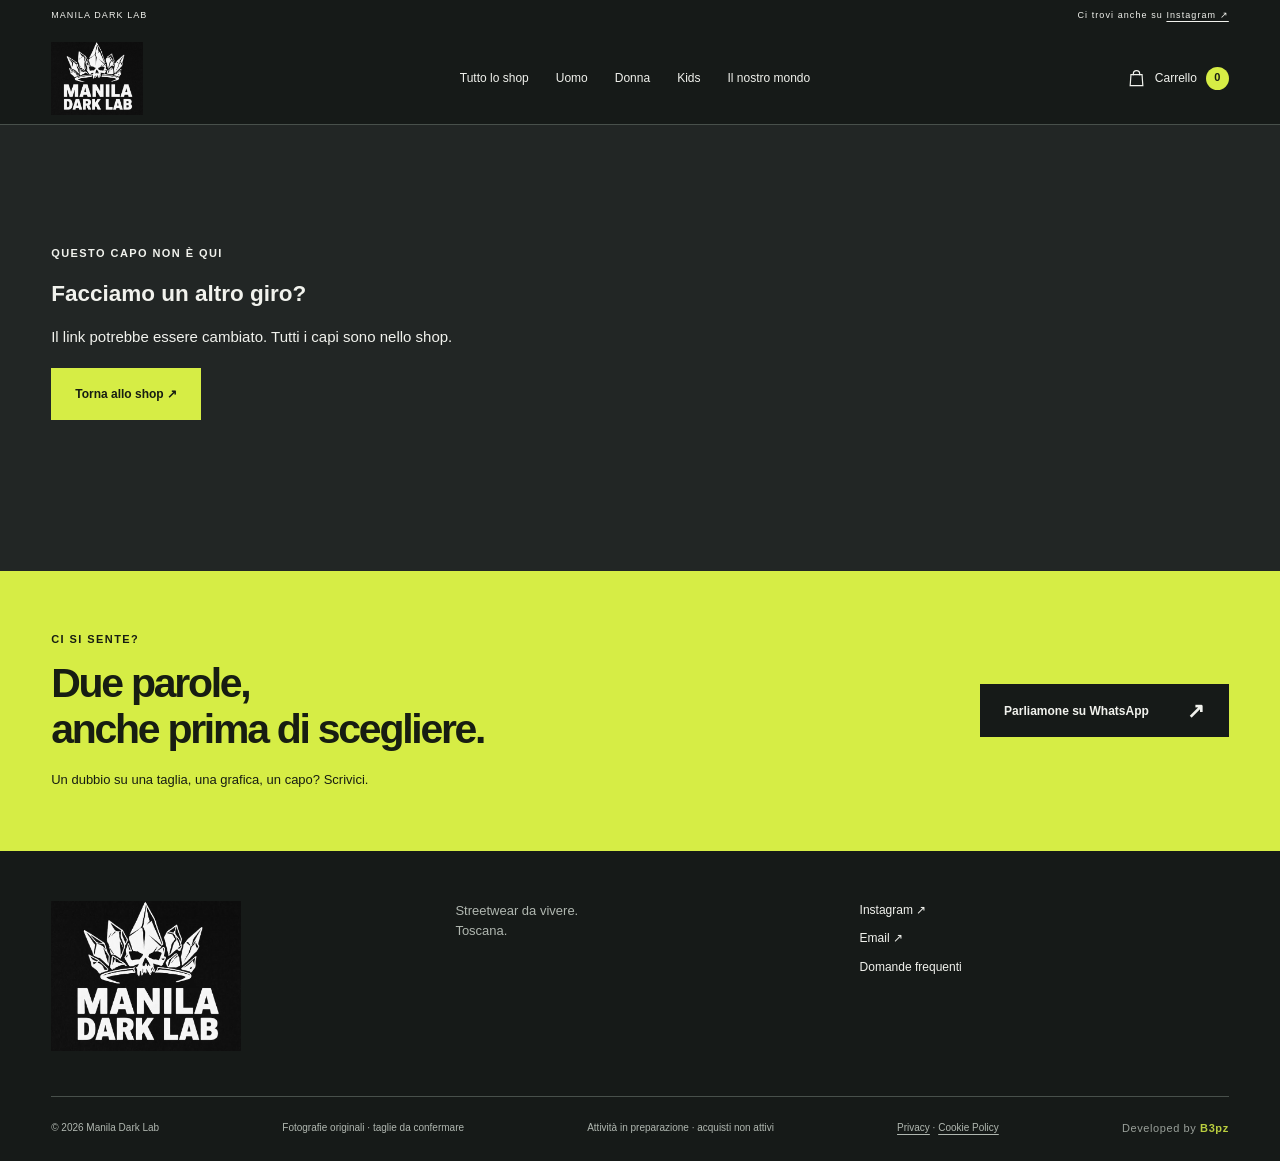
<file: product.html>
<!doctype html>
<html lang="it"><head><meta charset="utf-8"><meta name="viewport" content="width=device-width,initial-scale=1"><meta name="theme-color" content="#222625"><meta name="description" content="Manila Dark Lab. T-shirt, felpe e grafiche di strada. Streetwear da Toscana."><title>Il tuo prossimo capo — Manila Dark Lab</title><link rel="icon" href="logo-manila-dark-lab.jpeg" type="image/jpeg"><link rel="stylesheet" href="styles.css?v=94"><script src="supabase-config.js?v=1" defer></script><script src="catalog.js?v=11.0" defer></script><script src="shipping.js?v=10.6" defer></script><script src="script.js?v=112" defer></script><script src="theme-loader.js?v=2" defer></script><script src="site-texts.js?v=2" defer></script></head><body data-page="product"><a class="skip-link" href="#main">Vai al contenuto</a>
<div class="announcement"><span>MANILA DARK LAB</span><span>Ci trovi anche su <a href="https://www.instagram.com/manila_dark_lab/" target="_blank" rel="noopener noreferrer">Instagram ↗</a></span></div>
<header class="site-header"><a class="brand-logo" href="index.html" aria-label="Manila Dark Lab, home"><img src="logo-manila-dark-lab.jpeg" alt="Manila Dark Lab — teschio con corona di cristalli" width="659" height="523"></a>
<nav class="desktop-nav" aria-label="Navigazione principale"><a href="shop.html" data-nav="shop">Tutto lo shop</a><a href="man.html" data-nav="man">Uomo</a><a href="woman.html" data-nav="woman">Donna</a><a href="kids.html" data-nav="kids">Kids</a><a href="index.html#about">Il nostro mondo</a></nav>
<div class="header-actions"><button class="bag-button" id="cartOpen" aria-label="Apri carrello, 0 articoli"><svg width="19" height="21" viewBox="0 0 24 24" fill="none" stroke="currentColor" stroke-width="1.5" aria-hidden="true"><path d="M5 7h14l1 14H4L5 7Z"/><path d="M8 8V6a4 4 0 0 1 8 0v2"/></svg><span class="bag-label">Carrello</span><span id="cartCount">0</span></button><button class="menu-button" id="menuOpen" aria-label="Apri menu"><span class="menu-bars" aria-hidden="true"><span></span><span></span><span></span></span></button></div></header><main id="main"><section class="product-page section" id="productDetail"><a class="breadcrumb" id="backLink" href="shop.html">← Torna allo shop</a><div class="product-detail"><div class="product-gallery"><div class="detail-image demo-crop"><img id="detailImage" alt="" width="738" height="1600"><video id="detailVideo" autoplay muted loop playsinline preload="metadata" hidden></video></div><div class="media-navigation"><button type="button" id="mediaPrev" aria-label="Elemento precedente">‹</button><span id="mediaCounter" aria-live="polite"></span><button type="button" id="mediaNext" aria-label="Elemento successivo">›</button></div><div id="detailThumbnails" class="detail-thumbnails"></div><p class="image-caption">FOTOGRAFIA ORIGINALE MANILA DARK LAB</p></div><div class="product-copy"><p class="eyebrow" id="detailCategory">MANILA DARK LAB</p><h1 id="detailName">Un attimo…</h1><p class="muted" id="detailTag"></p><div class="product-price-line"><del id="detailOriginalPrice" hidden></del><p class="detail-price" id="detailPrice"></p></div><p id="detailStock" class="stock-label"></p><p class="preview-note">Fotografia originale · materiali e taglie da confermare.</p><p class="product-description" id="detailDescription"></p><div class="size-heading"><span>Taglia <strong id="chosenSize"></strong></span><button class="text-link" id="sizeGuideOpen">Dubbi sulla taglia?</button></div><div class="size-options" id="sizeOptions" role="group" aria-label="Scegli la taglia"></div><p class="selection-error" id="sizeError" role="status"></p><div class="purchase-row"><div class="quantity-selector"><button id="qtyMinus" aria-label="Diminuisci quantità" disabled>−</button><output id="qtyValue" aria-live="polite">1</output><button id="qtyPlus" aria-label="Aumenta quantità">+</button></div><button class="button dark" id="detailAdd">Aggiungi al carrello <span>↗</span></button></div><p class="small muted">Scegli i capi e chiedici disponibilità. PayPal in arrivo.</p><div class="product-accordions"><details open><summary>Il capo, da vicino</summary><dl class="product-specs"><div><dt>Vestibilità</dt><dd id="detailFit"></dd></div><div><dt>Materiale</dt><dd id="detailMaterial"></dd></div><div><dt>Colore</dt><dd id="detailColor"></dd></div><div><dt>Codice</dt><dd id="detailSku"></dd></div></dl></details><details><summary>Spedizioni e resi</summary><p>Spedizione: 4,90 € in Italia, 10 € negli altri Paesi UE e 15 € extra UE. Il totale si aggiorna nel carrello quando scegli la destinazione. Tempi e condizioni di cambio e reso saranno pubblicati prima dell’apertura dello shop.</p></details></div></div></div></section><section class="section related-section" id="relatedSection"><div class="section-heading"><div><p class="eyebrow">GIÀ CHE CI SEI</p><h2>Dai un’occhiata anche qui.</h2></div><a class="text-link" href="shop.html">Tutto lo shop ↗</a></div><div class="products" id="relatedProducts"></div></section><dialog class="size-guide" id="sizeGuide" aria-labelledby="guideTitle"><div class="drawer-heading"><h2 id="guideTitle">Troviamo la tua taglia.</h2><button class="close-button" data-close="sizeGuide" aria-label="Chiudi guida taglie">×</button></div><p>La vestibilità cambia da capo a capo. Le misure della collezione definitiva saranno disponibili qui.</p><p>Intanto, scrivici il nome del capo e la taglia che indossi di solito: ti diamo una mano.</p><a class="button dark" id="sizeHelpLink" href="https://wa.me/393934927764" target="_blank" rel="noopener noreferrer">Chiedici una mano ↗</a></dialog></main><section class="contact-section" id="contatti"><div><p class="eyebrow">CI SI SENTE?</p><h2>Due parole,<br>anche prima di scegliere.</h2><p>Un dubbio su una taglia, una grafica, un capo? Scrivici.</p></div><a class="button dark" href="https://wa.me/393934927764" target="_blank" rel="noopener noreferrer">Parliamone su WhatsApp <span>↗</span></a></section>
<footer class="site-footer"><div class="footer-top"><a class="brand-logo" href="index.html"><img src="logo-manila-dark-lab.jpeg" alt="Manila Dark Lab — teschio con corona di cristalli" width="659" height="523"></a><p>Streetwear da vivere.<br>Toscana.</p><div><a href="https://www.instagram.com/manila_dark_lab/" target="_blank" rel="noopener noreferrer">Instagram ↗</a><a href="mailto:maniladarklab@gmail.com">Email ↗</a><a href="index.html#faq">Domande frequenti</a></div></div><div class="footer-bottom"><span>© 2026 Manila Dark Lab</span><span class="preview-label">Fotografie originali · taglie da confermare</span><span>Attività in preparazione · acquisti non attivi</span><span><a href="privacy.html">Privacy</a> · <a href="cookies.html">Cookie Policy</a></span><span class="developer-credit">Developed by <strong>B3pz</strong></span></div></footer><dialog class="cart-drawer" id="cartDrawer" aria-labelledby="cartTitle"><div class="drawer-heading"><div><p class="eyebrow">LE TUE SCELTE</p><h2 id="cartTitle">Il carrello<span class="accent">.</span></h2></div><button class="close-button" data-close="cartDrawer" aria-label="Chiudi carrello">×</button></div><div id="cartItems" class="cart-items"></div><div id="cartCheckout"><div class="cart-total"><span>Subtotale</span><strong id="cartTotal">0,00 €</strong></div><p id="cartPromotion" class="cart-promotion" hidden></p><div class="shipping-estimate"><label for="shippingDestination">Dove spediamo?</label><select id="shippingDestination" aria-describedby="shippingNote"><option value="">Scegli la destinazione</option></select><div class="shipping-line"><span>Spedizione</span><span id="shippingCost">Scegli la destinazione</span></div><div class="order-total"><span>Totale</span><strong id="orderTotal" aria-live="polite">Da confermare</strong></div><p class="small muted" id="shippingNote">Scegli la destinazione per conoscere le spese di spedizione.</p></div><div class="payment-box"><p class="eyebrow">COME VUOI CONTINUARE?</p><button class="paypal-button" id="paypalButton" aria-describedby="paypalNote">Continua con <span class="paypal-logo">Pay<span>Pal</span></span><span class="soon-tag">In arrivo</span></button><p class="small muted" id="paypalNote">I pagamenti online non sono ancora attivi.</p><p id="paypalStatus" class="payment-status" role="status" hidden></p><a class="button acid full-width" href="checkout.html" style="margin:12px 0;display:flex;justify-content:center">Continua alla richiesta d’ordine ↗</a><span class="or-divider">oppure</span><form id="orderForm"><label for="customerName">Il tuo nome <span class="muted">(facoltativo)</span></label><input id="customerName" name="name" autocomplete="given-name" maxlength="80" placeholder="Come ti chiami?"><label for="customerNotes">Vuoi dirci qualcosa? <span class="muted">(facoltativo)</span></label><textarea id="customerNotes" name="notes" rows="2" maxlength="800" placeholder="Un dubbio sulla taglia, per esempio"></textarea><button class="button dark full-width" type="submit">Chiedi disponibilità su WhatsApp <span>↗</span></button><p class="small muted">Si apre una bozza con i capi scelti. Sarai tu a inviarla: nessun ordine o pagamento automatico.</p></form></div></div></dialog>
<dialog class="mobile-menu" id="mobileMenu" aria-labelledby="menuTitle"><div class="drawer-heading"><h2 id="menuTitle">Fai un giro.</h2><button class="close-button" data-close="mobileMenu" aria-label="Chiudi menu">×</button></div><nav aria-label="Menu mobile"><a href="shop.html">Tutto lo shop <span>↗</span></a><a href="man.html">Uomo <span>01</span></a><a href="woman.html">Donna <span>02</span></a><a href="kids.html">Kids <span>03</span></a><a href="index.html#about">Il nostro mondo</a><a href="index.html#contatti">Contatti</a></nav><p class="eyebrow">MANILA DARK LAB</p></dialog><div class="toast" id="toast" role="status"></div><noscript><p class="noscript-note">Per scegliere taglie e usare il carrello, attiva JavaScript. Puoi contattarci anche su <a href="https://wa.me/393934927764">WhatsApp</a>.</p></noscript></body></html>
</file>
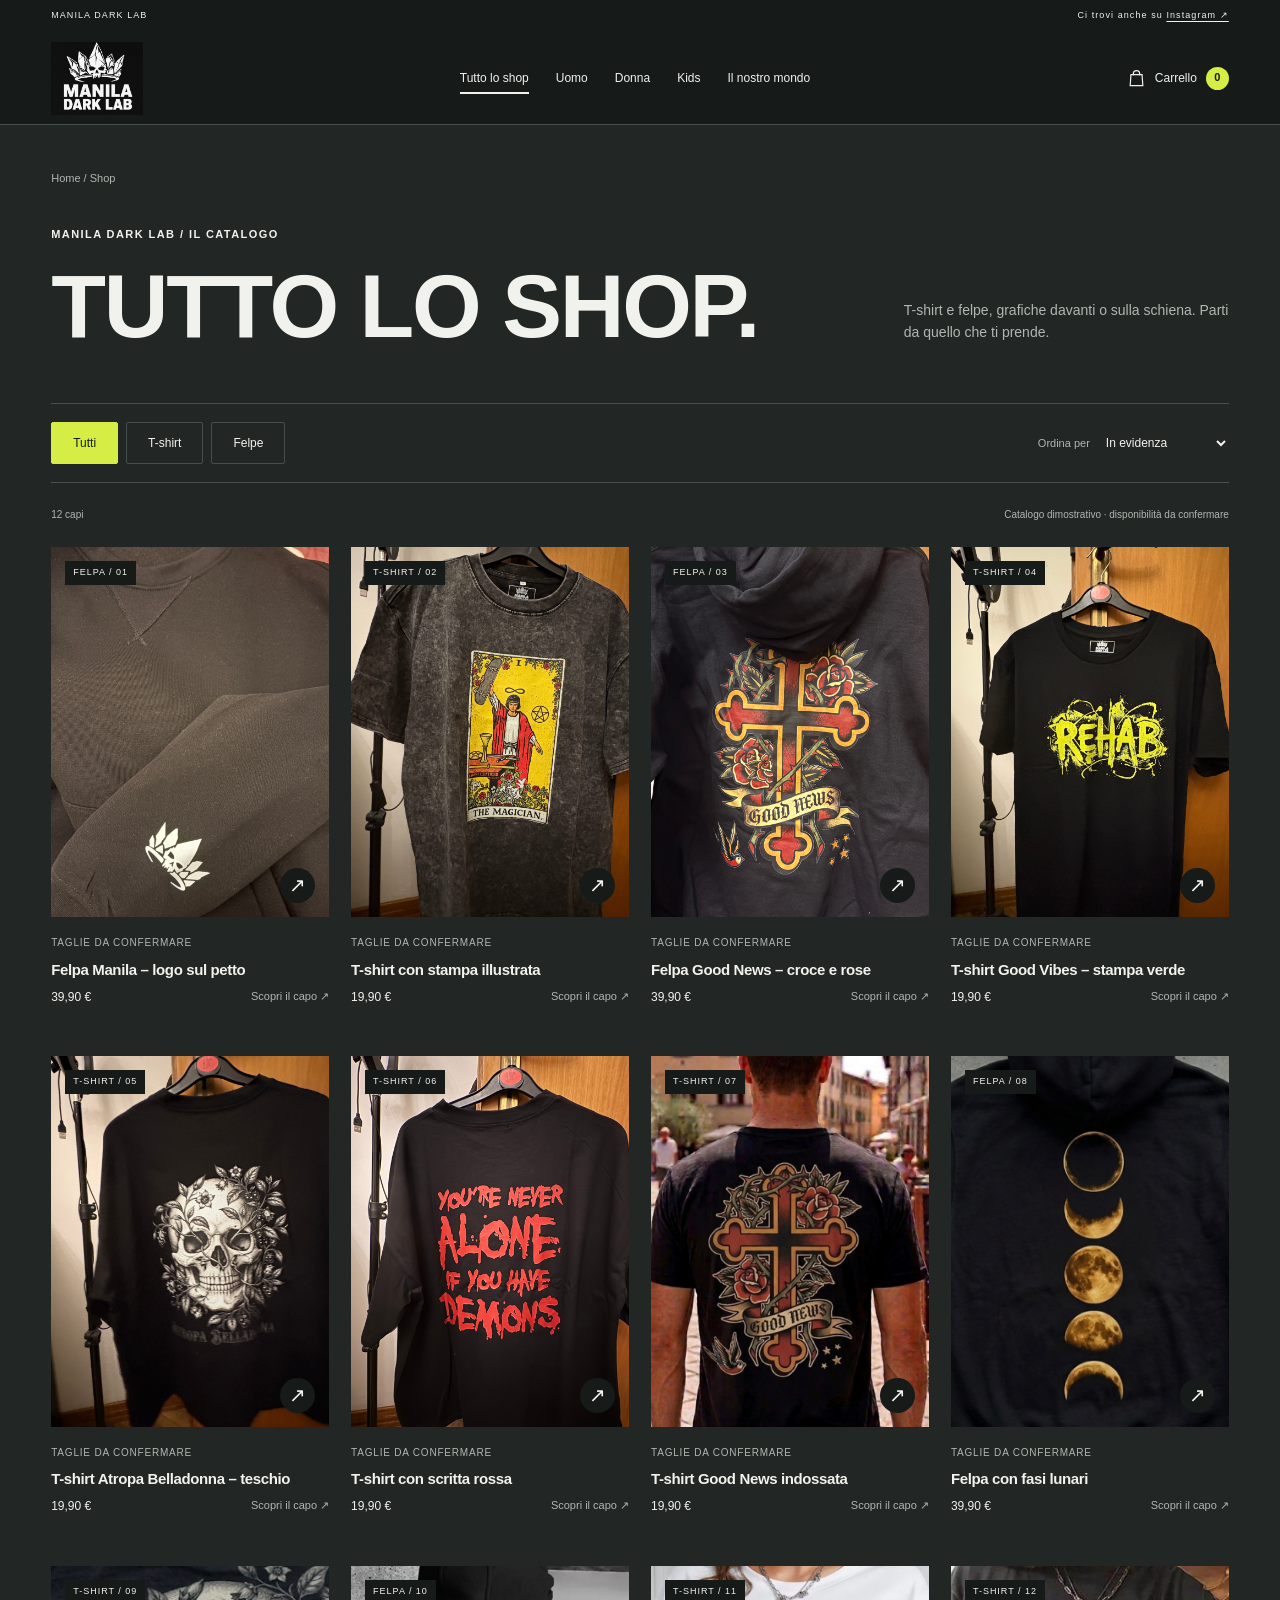
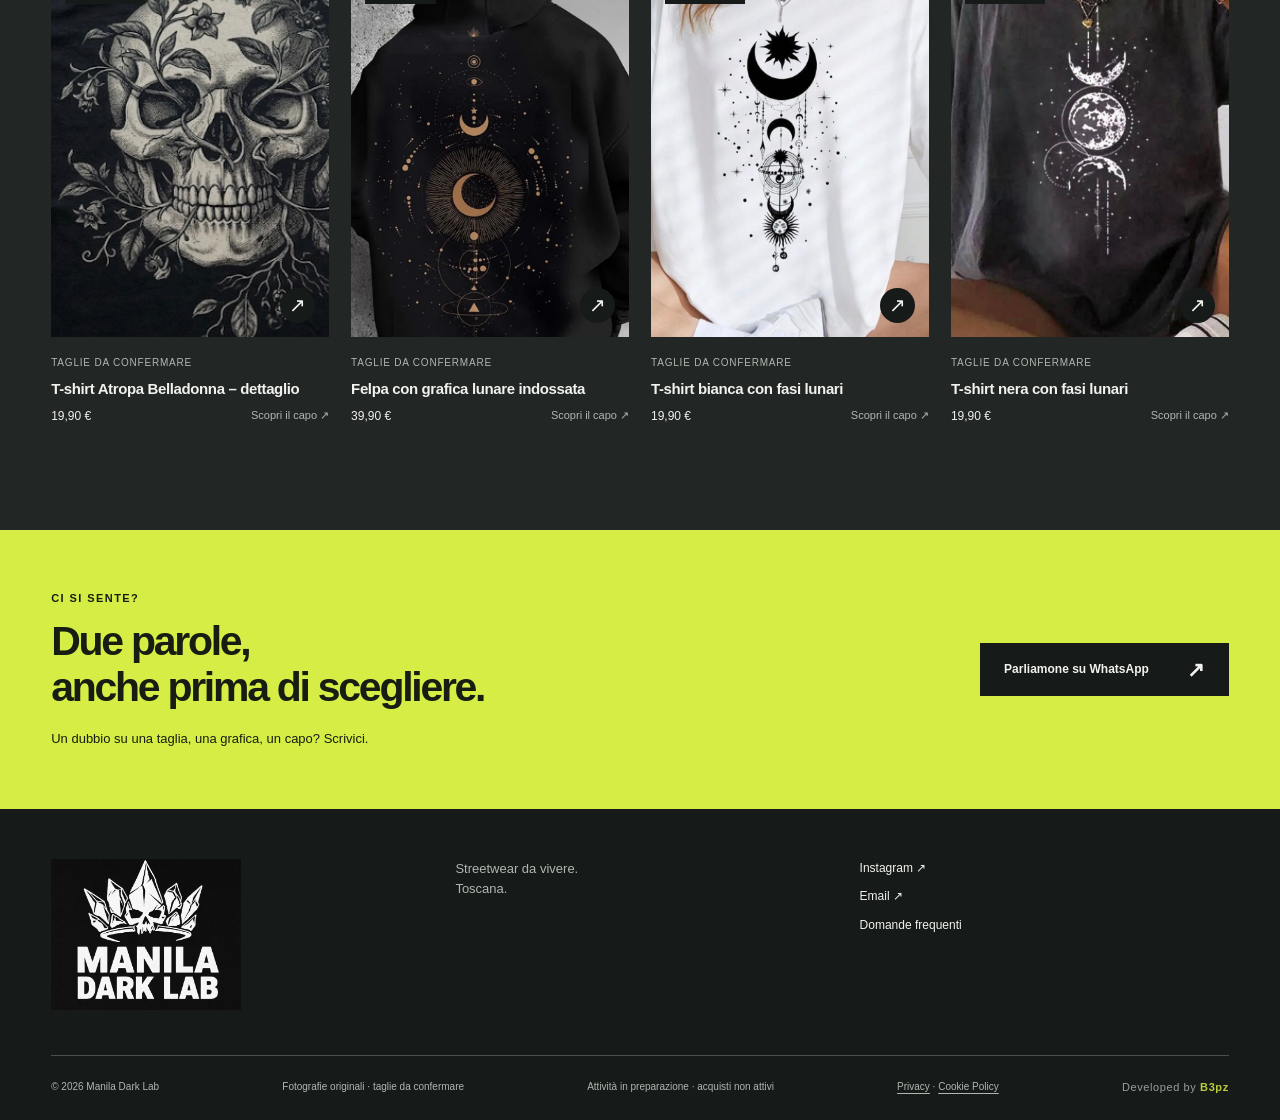
<file: shop.html>
<!doctype html>
<html lang="it"><head><meta charset="utf-8"><meta name="viewport" content="width=device-width,initial-scale=1"><meta name="theme-color" content="#222625"><meta name="description" content="Manila Dark Lab. T-shirt, felpe e grafiche di strada. Streetwear da Toscana."><title>Shop — Manila Dark Lab</title><link rel="icon" href="logo-manila-dark-lab.jpeg" type="image/jpeg"><link rel="stylesheet" href="styles.css?v=94"><script src="supabase-config.js?v=1" defer></script><script src="catalog.js?v=11.0" defer></script><script src="shipping.js?v=10.6" defer></script><script src="script.js?v=112" defer></script><script src="theme-loader.js?v=2" defer></script><script src="site-texts.js?v=2" defer></script></head><body data-page="shop"><a class="skip-link" href="#main">Vai al contenuto</a>
<div class="announcement"><span>MANILA DARK LAB</span><span>Ci trovi anche su <a href="https://www.instagram.com/manila_dark_lab/" target="_blank" rel="noopener noreferrer">Instagram ↗</a></span></div>
<header class="site-header"><a class="brand-logo" href="index.html" aria-label="Manila Dark Lab, home"><img src="logo-manila-dark-lab.jpeg" alt="Manila Dark Lab — teschio con corona di cristalli" width="659" height="523"></a>
<nav class="desktop-nav" aria-label="Navigazione principale"><a href="shop.html" data-nav="shop">Tutto lo shop</a><a href="man.html" data-nav="man">Uomo</a><a href="woman.html" data-nav="woman">Donna</a><a href="kids.html" data-nav="kids">Kids</a><a href="index.html#about">Il nostro mondo</a></nav>
<div class="header-actions"><button class="bag-button" id="cartOpen" aria-label="Apri carrello, 0 articoli"><svg width="19" height="21" viewBox="0 0 24 24" fill="none" stroke="currentColor" stroke-width="1.5" aria-hidden="true"><path d="M5 7h14l1 14H4L5 7Z"/><path d="M8 8V6a4 4 0 0 1 8 0v2"/></svg><span class="bag-label">Carrello</span><span id="cartCount">0</span></button><button class="menu-button" id="menuOpen" aria-label="Apri menu"><span class="menu-bars" aria-hidden="true"><span></span><span></span><span></span></span></button></div></header><main id="main"><section class="catalog-heading"><a class="breadcrumb" href="index.html">Home</a><span class="breadcrumb"> / Shop</span><div class="catalog-intro"><div><p class="eyebrow">MANILA DARK LAB / IL CATALOGO</p><h1>TUTTO LO SHOP.</h1></div><p>T-shirt e felpe, grafiche davanti o sulla schiena. Parti da quello che ti prende.</p></div></section><section class="catalog-section section"><div class="catalog-toolbar"><div class="filter-tabs" aria-label="Filtra per tipo di capo"><button class="active" data-filter="all" aria-pressed="true">Tutti</button><button data-filter="tee" aria-pressed="false">T-shirt</button><button data-filter="hoodie" aria-pressed="false">Felpe</button></div><label class="sort-label">Ordina per <select id="sortProducts"><option value="featured">In evidenza</option><option value="price-asc">Prezzo crescente</option><option value="price-desc">Prezzo decrescente</option><option value="name">Nome A–Z</option></select></label></div><div class="catalog-meta"><span id="resultCount" role="status"></span><span>Catalogo dimostrativo · disponibilità da confermare</span></div><div class="products catalog-products" id="catalogProducts" data-group="shop"></div><div class="no-results" id="noResults" hidden><h2>Qui ancora niente.</h2><p>Prova a guardare tutti i capi.</p><button class="button dark" id="resetFilters">Mostra tutto</button></div></section></main><section class="contact-section" id="contatti"><div><p class="eyebrow">CI SI SENTE?</p><h2>Due parole,<br>anche prima di scegliere.</h2><p>Un dubbio su una taglia, una grafica, un capo? Scrivici.</p></div><a class="button dark" href="https://wa.me/393934927764" target="_blank" rel="noopener noreferrer">Parliamone su WhatsApp <span>↗</span></a></section>
<footer class="site-footer"><div class="footer-top"><a class="brand-logo" href="index.html"><img src="logo-manila-dark-lab.jpeg" alt="Manila Dark Lab — teschio con corona di cristalli" width="659" height="523"></a><p>Streetwear da vivere.<br>Toscana.</p><div><a href="https://www.instagram.com/manila_dark_lab/" target="_blank" rel="noopener noreferrer">Instagram ↗</a><a href="mailto:maniladarklab@gmail.com">Email ↗</a><a href="index.html#faq">Domande frequenti</a></div></div><div class="footer-bottom"><span>© 2026 Manila Dark Lab</span><span class="preview-label">Fotografie originali · taglie da confermare</span><span>Attività in preparazione · acquisti non attivi</span><span><a href="privacy.html">Privacy</a> · <a href="cookies.html">Cookie Policy</a></span><span class="developer-credit">Developed by <strong>B3pz</strong></span></div></footer><dialog class="cart-drawer" id="cartDrawer" aria-labelledby="cartTitle"><div class="drawer-heading"><div><p class="eyebrow">LE TUE SCELTE</p><h2 id="cartTitle">Il carrello<span class="accent">.</span></h2></div><button class="close-button" data-close="cartDrawer" aria-label="Chiudi carrello">×</button></div><div id="cartItems" class="cart-items"></div><div id="cartCheckout"><div class="cart-total"><span>Subtotale</span><strong id="cartTotal">0,00 €</strong></div><p id="cartPromotion" class="cart-promotion" hidden></p><div class="shipping-estimate"><label for="shippingDestination">Dove spediamo?</label><select id="shippingDestination" aria-describedby="shippingNote"><option value="">Scegli la destinazione</option></select><div class="shipping-line"><span>Spedizione</span><span id="shippingCost">Scegli la destinazione</span></div><div class="order-total"><span>Totale</span><strong id="orderTotal" aria-live="polite">Da confermare</strong></div><p class="small muted" id="shippingNote">Scegli la destinazione per conoscere le spese di spedizione.</p></div><div class="payment-box"><p class="eyebrow">COME VUOI CONTINUARE?</p><button class="paypal-button" id="paypalButton" aria-describedby="paypalNote">Continua con <span class="paypal-logo">Pay<span>Pal</span></span><span class="soon-tag">In arrivo</span></button><p class="small muted" id="paypalNote">I pagamenti online non sono ancora attivi.</p><p id="paypalStatus" class="payment-status" role="status" hidden></p><a class="button acid full-width" href="checkout.html" style="margin:12px 0;display:flex;justify-content:center">Continua alla richiesta d’ordine ↗</a><span class="or-divider">oppure</span><form id="orderForm"><label for="customerName">Il tuo nome <span class="muted">(facoltativo)</span></label><input id="customerName" name="name" autocomplete="given-name" maxlength="80" placeholder="Come ti chiami?"><label for="customerNotes">Vuoi dirci qualcosa? <span class="muted">(facoltativo)</span></label><textarea id="customerNotes" name="notes" rows="2" maxlength="800" placeholder="Un dubbio sulla taglia, per esempio"></textarea><button class="button dark full-width" type="submit">Chiedi disponibilità su WhatsApp <span>↗</span></button><p class="small muted">Si apre una bozza con i capi scelti. Sarai tu a inviarla: nessun ordine o pagamento automatico.</p></form></div></div></dialog>
<dialog class="mobile-menu" id="mobileMenu" aria-labelledby="menuTitle"><div class="drawer-heading"><h2 id="menuTitle">Fai un giro.</h2><button class="close-button" data-close="mobileMenu" aria-label="Chiudi menu">×</button></div><nav aria-label="Menu mobile"><a href="shop.html">Tutto lo shop <span>↗</span></a><a href="man.html">Uomo <span>01</span></a><a href="woman.html">Donna <span>02</span></a><a href="kids.html">Kids <span>03</span></a><a href="index.html#about">Il nostro mondo</a><a href="index.html#contatti">Contatti</a></nav><p class="eyebrow">MANILA DARK LAB</p></dialog><div class="toast" id="toast" role="status"></div><noscript><p class="noscript-note">Per scegliere taglie e usare il carrello, attiva JavaScript. Puoi contattarci anche su <a href="https://wa.me/393934927764">WhatsApp</a>.</p></noscript></body></html>
</file>
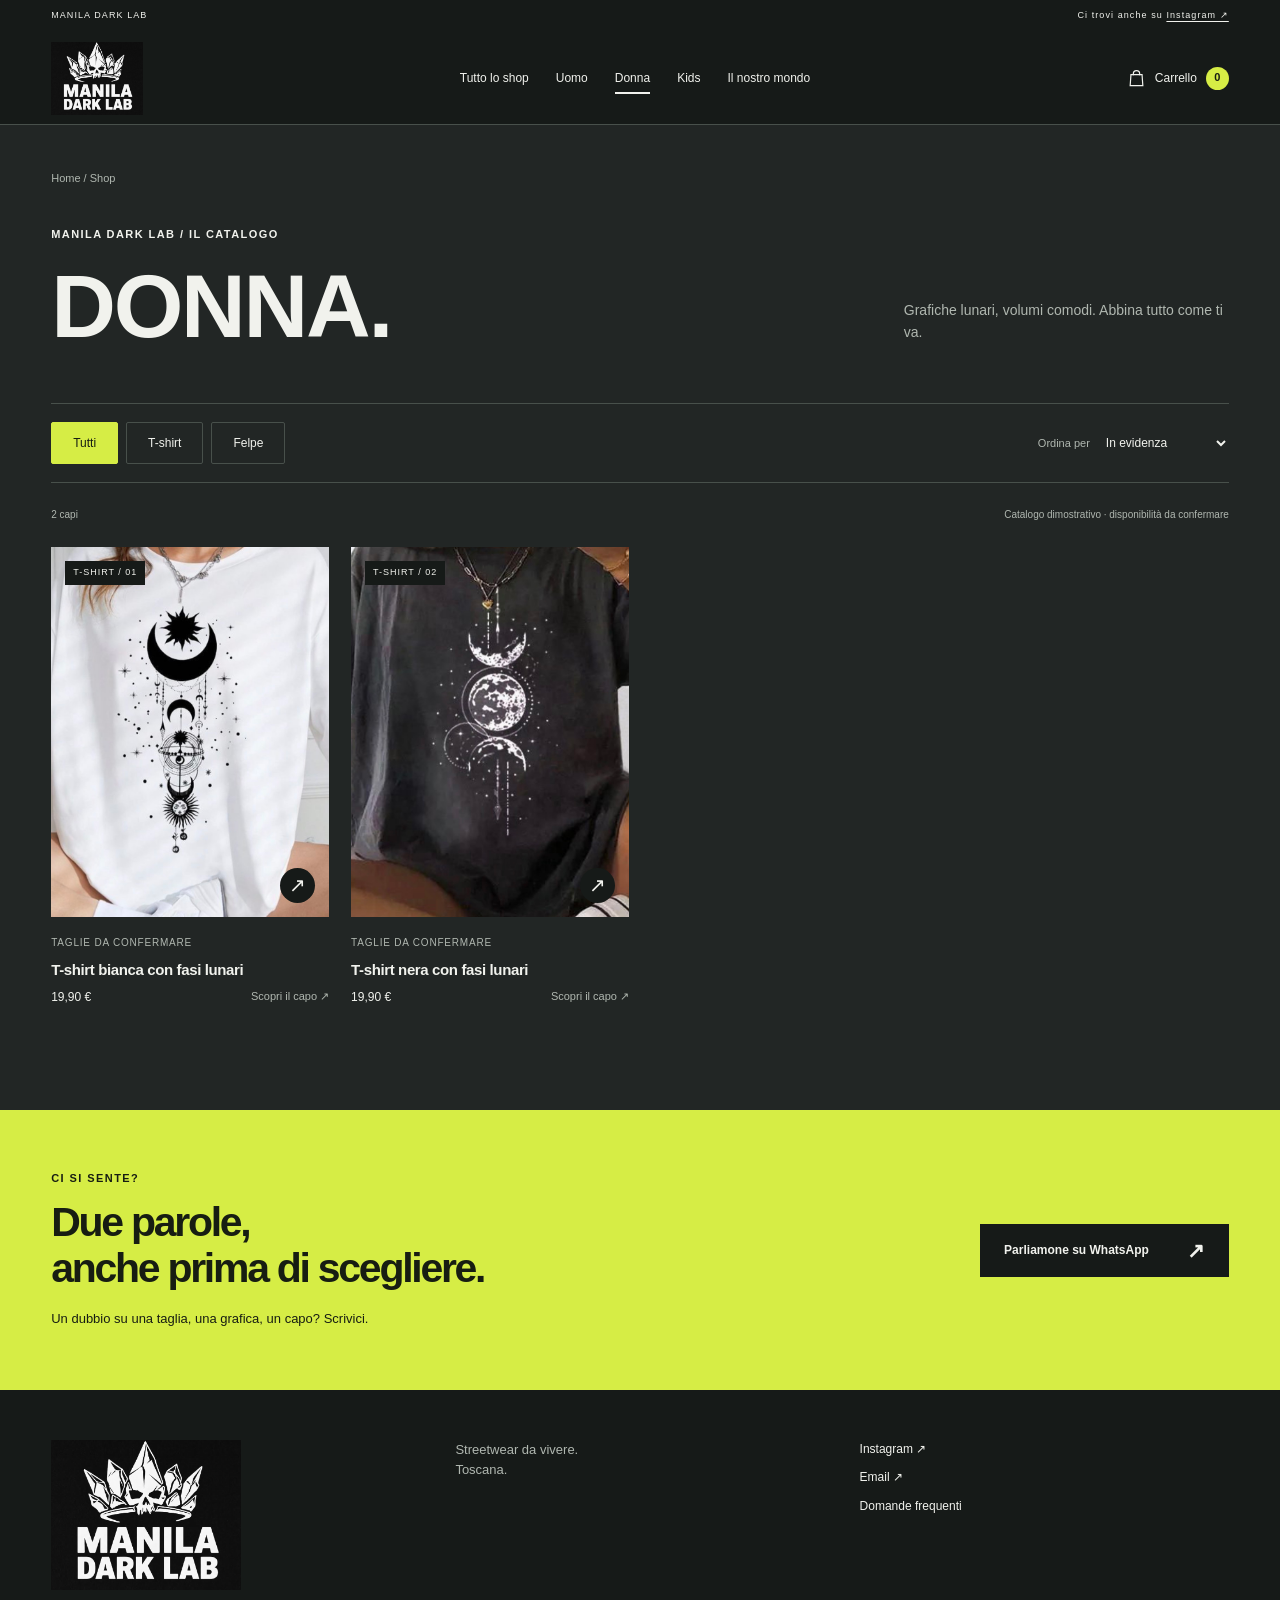
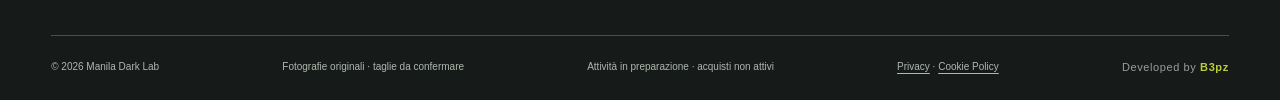
<file: woman.html>
<!doctype html>
<html lang="it"><head><meta charset="utf-8"><meta name="viewport" content="width=device-width,initial-scale=1"><meta name="theme-color" content="#222625"><meta name="description" content="Manila Dark Lab. T-shirt, felpe e grafiche di strada. Streetwear da Toscana."><title>Donna — Manila Dark Lab</title><link rel="icon" href="logo-manila-dark-lab.jpeg" type="image/jpeg"><link rel="stylesheet" href="styles.css?v=94"><script src="supabase-config.js?v=1" defer></script><script src="catalog.js?v=11.0" defer></script><script src="shipping.js?v=10.6" defer></script><script src="script.js?v=112" defer></script><script src="theme-loader.js?v=2" defer></script><script src="site-texts.js?v=2" defer></script></head><body data-page="woman"><a class="skip-link" href="#main">Vai al contenuto</a>
<div class="announcement"><span>MANILA DARK LAB</span><span>Ci trovi anche su <a href="https://www.instagram.com/manila_dark_lab/" target="_blank" rel="noopener noreferrer">Instagram ↗</a></span></div>
<header class="site-header"><a class="brand-logo" href="index.html" aria-label="Manila Dark Lab, home"><img src="logo-manila-dark-lab.jpeg" alt="Manila Dark Lab — teschio con corona di cristalli" width="659" height="523"></a>
<nav class="desktop-nav" aria-label="Navigazione principale"><a href="shop.html" data-nav="shop">Tutto lo shop</a><a href="man.html" data-nav="man">Uomo</a><a href="woman.html" data-nav="woman">Donna</a><a href="kids.html" data-nav="kids">Kids</a><a href="index.html#about">Il nostro mondo</a></nav>
<div class="header-actions"><button class="bag-button" id="cartOpen" aria-label="Apri carrello, 0 articoli"><svg width="19" height="21" viewBox="0 0 24 24" fill="none" stroke="currentColor" stroke-width="1.5" aria-hidden="true"><path d="M5 7h14l1 14H4L5 7Z"/><path d="M8 8V6a4 4 0 0 1 8 0v2"/></svg><span class="bag-label">Carrello</span><span id="cartCount">0</span></button><button class="menu-button" id="menuOpen" aria-label="Apri menu"><span class="menu-bars" aria-hidden="true"><span></span><span></span><span></span></span></button></div></header><main id="main"><section class="catalog-heading"><a class="breadcrumb" href="index.html">Home</a><span class="breadcrumb"> / Shop</span><div class="catalog-intro"><div><p class="eyebrow">MANILA DARK LAB / IL CATALOGO</p><h1>DONNA.</h1></div><p>Grafiche lunari, volumi comodi. Abbina tutto come ti va.</p></div></section><section class="catalog-section section"><div class="catalog-toolbar"><div class="filter-tabs" aria-label="Filtra per tipo di capo"><button class="active" data-filter="all" aria-pressed="true">Tutti</button><button data-filter="tee" aria-pressed="false">T-shirt</button><button data-filter="hoodie" aria-pressed="false">Felpe</button></div><label class="sort-label">Ordina per <select id="sortProducts"><option value="featured">In evidenza</option><option value="price-asc">Prezzo crescente</option><option value="price-desc">Prezzo decrescente</option><option value="name">Nome A–Z</option></select></label></div><div class="catalog-meta"><span id="resultCount" role="status"></span><span>Catalogo dimostrativo · disponibilità da confermare</span></div><div class="products catalog-products" id="catalogProducts" data-group="woman"></div><div class="no-results" id="noResults" hidden><h2>Qui ancora niente.</h2><p>Prova a guardare tutti i capi.</p><button class="button dark" id="resetFilters">Mostra tutto</button></div></section></main><section class="contact-section" id="contatti"><div><p class="eyebrow">CI SI SENTE?</p><h2>Due parole,<br>anche prima di scegliere.</h2><p>Un dubbio su una taglia, una grafica, un capo? Scrivici.</p></div><a class="button dark" href="https://wa.me/393934927764" target="_blank" rel="noopener noreferrer">Parliamone su WhatsApp <span>↗</span></a></section>
<footer class="site-footer"><div class="footer-top"><a class="brand-logo" href="index.html"><img src="logo-manila-dark-lab.jpeg" alt="Manila Dark Lab — teschio con corona di cristalli" width="659" height="523"></a><p>Streetwear da vivere.<br>Toscana.</p><div><a href="https://www.instagram.com/manila_dark_lab/" target="_blank" rel="noopener noreferrer">Instagram ↗</a><a href="mailto:maniladarklab@gmail.com">Email ↗</a><a href="index.html#faq">Domande frequenti</a></div></div><div class="footer-bottom"><span>© 2026 Manila Dark Lab</span><span class="preview-label">Fotografie originali · taglie da confermare</span><span>Attività in preparazione · acquisti non attivi</span><span><a href="privacy.html">Privacy</a> · <a href="cookies.html">Cookie Policy</a></span><span class="developer-credit">Developed by <strong>B3pz</strong></span></div></footer><dialog class="cart-drawer" id="cartDrawer" aria-labelledby="cartTitle"><div class="drawer-heading"><div><p class="eyebrow">LE TUE SCELTE</p><h2 id="cartTitle">Il carrello<span class="accent">.</span></h2></div><button class="close-button" data-close="cartDrawer" aria-label="Chiudi carrello">×</button></div><div id="cartItems" class="cart-items"></div><div id="cartCheckout"><div class="cart-total"><span>Subtotale</span><strong id="cartTotal">0,00 €</strong></div><p id="cartPromotion" class="cart-promotion" hidden></p><div class="shipping-estimate"><label for="shippingDestination">Dove spediamo?</label><select id="shippingDestination" aria-describedby="shippingNote"><option value="">Scegli la destinazione</option></select><div class="shipping-line"><span>Spedizione</span><span id="shippingCost">Scegli la destinazione</span></div><div class="order-total"><span>Totale</span><strong id="orderTotal" aria-live="polite">Da confermare</strong></div><p class="small muted" id="shippingNote">Scegli la destinazione per conoscere le spese di spedizione.</p></div><div class="payment-box"><p class="eyebrow">COME VUOI CONTINUARE?</p><button class="paypal-button" id="paypalButton" aria-describedby="paypalNote">Continua con <span class="paypal-logo">Pay<span>Pal</span></span><span class="soon-tag">In arrivo</span></button><p class="small muted" id="paypalNote">I pagamenti online non sono ancora attivi.</p><p id="paypalStatus" class="payment-status" role="status" hidden></p><a class="button acid full-width" href="checkout.html" style="margin:12px 0;display:flex;justify-content:center">Continua alla richiesta d’ordine ↗</a><span class="or-divider">oppure</span><form id="orderForm"><label for="customerName">Il tuo nome <span class="muted">(facoltativo)</span></label><input id="customerName" name="name" autocomplete="given-name" maxlength="80" placeholder="Come ti chiami?"><label for="customerNotes">Vuoi dirci qualcosa? <span class="muted">(facoltativo)</span></label><textarea id="customerNotes" name="notes" rows="2" maxlength="800" placeholder="Un dubbio sulla taglia, per esempio"></textarea><button class="button dark full-width" type="submit">Chiedi disponibilità su WhatsApp <span>↗</span></button><p class="small muted">Si apre una bozza con i capi scelti. Sarai tu a inviarla: nessun ordine o pagamento automatico.</p></form></div></div></dialog>
<dialog class="mobile-menu" id="mobileMenu" aria-labelledby="menuTitle"><div class="drawer-heading"><h2 id="menuTitle">Fai un giro.</h2><button class="close-button" data-close="mobileMenu" aria-label="Chiudi menu">×</button></div><nav aria-label="Menu mobile"><a href="shop.html">Tutto lo shop <span>↗</span></a><a href="man.html">Uomo <span>01</span></a><a href="woman.html">Donna <span>02</span></a><a href="kids.html">Kids <span>03</span></a><a href="index.html#about">Il nostro mondo</a><a href="index.html#contatti">Contatti</a></nav><p class="eyebrow">MANILA DARK LAB</p></dialog><div class="toast" id="toast" role="status"></div><noscript><p class="noscript-note">Per scegliere taglie e usare il carrello, attiva JavaScript. Puoi contattarci anche su <a href="https://wa.me/393934927764">WhatsApp</a>.</p></noscript></body></html>
</file>
<file: styles.css>
/* Manila Dark Lab — shared visual system */
:root {
  --paper:#222625;
  --ink:#f1f2ed;
  --muted:#b0b7b0;
  --line:#48504b;
  --acid:#d6ed45;
  --white:#fff;
  --deep:#161a18;
  --surface:#2d3330;
  --on-acid:#171d12;
  color-scheme:dark;
  --display:Impact,'Arial Narrow','Helvetica Neue',sans-serif;
  --body:'Helvetica Neue',Helvetica,Arial,sans-serif
}
* {
  box-sizing:border-box
}
html {
  scroll-behavior:smooth;
  scroll-padding-top:100px
}
body {
  margin:0;
  background:var(--paper);
  color:var(--ink);
  font-family:var(--body);
  font-size:15px;
  line-height:1.55;
  -webkit-font-smoothing:antialiased
}
body:has(dialog[open]) {
  overflow:hidden
}
button,input,textarea,select {
  font:inherit
}
button,a,input,textarea,select {
  -webkit-tap-highlight-color:transparent
}
button,a {
  touch-action:manipulation
}
button {
  cursor:pointer
}
a {
  color:inherit;
  text-decoration:none
}
button {
  color:inherit
}
img {
  display:block;
  max-width:100%
}
h1,h2,h3,p {
  margin:0
}
h1,h2,h3 {
  line-height:1.05
}
button:disabled {
  cursor:not-allowed;
  opacity:.4
}
:focus-visible {
  outline:3px solid var(--acid);
  outline-offset:5px
}
::selection {
  background:var(--acid);
  color:var(--ink)
}
[hidden] {
  display:none!important
}
.muted {
  color:var(--muted)
}
.small {
  font-size:12px;
  line-height:1.6
}
.accent {
  color:var(--acid)
}
.eyebrow {
  font-size:11px;
  font-weight:700;
  letter-spacing:.13em;
  line-height:1.5
}
.skip-link {
  position:fixed;
  top:10px;
  left:10px;
  z-index:20;
  transform:translateY(-160%);
  background:var(--acid);
  padding:14px
}
.skip-link:focus {
  transform:none
}
.announcement {
  height:32px;
  padding:0 4%;
  display:flex;
  align-items:center;
  justify-content:space-between;
  background:var(--deep);
  color:var(--ink);
  font-size:9px;
  letter-spacing:.12em
}
.announcement a {
  text-decoration:underline;
  text-underline-offset:3px
}
.site-header {
  height:93px;
  padding:0 4%;
  display:flex;
  align-items:center;
  justify-content:space-between;
  gap:25px;
  background:var(--paper);
  border-bottom:1px solid var(--line);
  position:sticky;
  top:0;
  z-index:10
}
.brand-logo {
  display:block;
  flex-shrink:0;
  width:92px;
  line-height:0
}
.brand-logo img {
  width:100%;
  height:auto;
  filter:invert(1) grayscale(1);
  mix-blend-mode:screen
}
.site-footer .brand-logo {
  width:190px
}
.desktop-nav {
  display:flex;
  align-items:center;
  gap:27px
}
.desktop-nav a {
  font-size:12px;
  position:relative;
  padding:8px 0
}
.desktop-nav a:after {
  content:'';
  position:absolute;
  height:2px;
  background:var(--ink);
  left:0;
  right:100%;
  bottom:1px;
  transition:right .2s
}
.desktop-nav a:hover:after,.desktop-nav a[aria-current]:after {
  right:0
}
.header-actions {
  display:flex;
  gap:20px;
  align-items:center
}
.bag-button,.menu-button {
  background:none;
  border:0;
  display:flex;
  align-items:center;
  gap:9px;
  padding:12px 0;
  font-size:12px
}
.bag-button #cartCount {
  display:grid;
  place-items:center;
  background:var(--acid);
  height:23px;
  min-width:23px;
  border-radius:50%;
  font-size:11px;
  font-weight:700
}
.menu-button {
  display:none;
  font-size:23px;
  width:30px;
  justify-content:center
}
.hero {
  position:relative;
  min-height:560px;
  height:calc(100svh - 125px);
  max-height:900px;
  color:var(--white);
  background:#353d39;
  overflow:hidden
}
.hero-image,.hero-shade {
  position:absolute;
  inset:0
}
.hero-image img,.hero-image video {
  width:100%;
  height:100%;
  object-fit:cover;
  object-position:50% 49%
}
.hero-shade {
  background:linear-gradient(90deg,rgba(0,0,0,.58),rgba(0,0,0,.05) 85%),linear-gradient(0deg,rgba(0,0,0,.55),transparent 35%)
}
.hero-top,.hero-bottom {
  position:absolute;
  left:4%;
  right:4%;
  display:flex;
  justify-content:space-between;
  font-size:9px;
  letter-spacing:.14em;
  font-weight:600
}
.hero-top {
  top:27px
}
.hero-bottom {
  bottom:27px
}
.hero-copy {
  position:absolute;
  left:6.5%;
  bottom:100px
}
.hero-copy h1 {
  font-family:var(--display);
  font-size:clamp(76px,8.5vw,145px);
  letter-spacing:-.025em;
  line-height:.97;
  margin:20px 0
}
.hero-copy h1 span {
  color:var(--acid)
}
.hero-copy>p:not(.eyebrow) {
  font-size:15px;
  line-height:1.7;
  margin-bottom:28px
}
.button {
  min-height:52px;
  display:inline-flex;
  align-items:center;
  justify-content:space-between;
  gap:38px;
  padding:15px 23px;
  font-size:12px;
  font-weight:700;
  border:1px solid transparent;
  transition:background .2s,transform .2s
}
.button:hover {
  transform:translateY(-2px)
}
.button span {
  font-size:21px;
  line-height:1
}
.button.acid {
  background:var(--acid);
  color:var(--on-acid)
}
.button.acid:hover {
  background:#e4f87b
}
.button.dark {
  background:var(--acid);
  color:var(--on-acid)
}
.button.dark:hover {
  background:#e4f87b
}
.full-width {
  width:100%;
  justify-content:center;
  gap:15px
}
.hero-sticker {
  position:absolute;
  right:7%;
  bottom:95px;
  transform:rotate(9deg);
  background:var(--acid);
  color:var(--ink);
  padding:20px 24px;
  font-family:var(--display);
  font-size:31px;
  line-height:1;
  box-shadow:5px 6px 0 #15181033
}
.hero-sticker span {
  display:block;
  text-align:right;
  margin-top:5px
}
.brand-strip {
  display:flex;
  align-items:center;
  justify-content:space-around;
  gap:24px;
  padding:17px 4%;
  background:var(--acid);
  white-space:nowrap;
  overflow:hidden;
  font-size:11px;
  font-weight:800;
  letter-spacing:.11em
}
.strip-star {
  font-size:28px;
  line-height:1
}
.section {
  padding:86px 4%
}
.section-heading {
  display:flex;
  justify-content:space-between;
  align-items:end;
  gap:24px;
  margin-bottom:32px
}
.section-heading h2,.contact-section h2,.faq-section h2 {
  font-size:clamp(28px,3.2vw,44px);
  font-weight:600;
  letter-spacing:-.055em;
  line-height:1.13;
  margin-top:12px
}
.text-link {
  display:inline-flex;
  align-items:center;
  gap:25px;
  font-size:12px;
  font-weight:600;
  border:0;
  border-bottom:1px solid currentColor;
  background:none;
  padding:5px 0;
  text-align:left
}
.text-link:hover {
  color:var(--acid)
}
.collection-grid {
  display:grid;
  grid-template-columns:1fr 1fr .73fr;
  gap:18px
}
.collection-card {
  position:relative;
  height:430px;
  color:white;
  background:#252a25;
  overflow:hidden
}
.collection-card>img {
  height:100%;
  width:100%;
  object-fit:cover;
  transition:transform .6s
}
.collection-card:after {
  content:'';
  position:absolute;
  inset:0;
  background:linear-gradient(0deg,#0009,transparent 55%);
  pointer-events:none
}
.collection-card:hover>img {
  transform:scale(1.04)
}
.card-number {
  position:absolute;
  top:23px;
  left:25px;
  font-size:11px;
  letter-spacing:.1em;
  z-index:1
}
.collection-card>div:last-child {
  position:absolute;
  bottom:25px;
  left:25px;
  right:25px;
  display:flex;
  align-items:center;
  justify-content:space-between;
  z-index:1
}
.collection-card h3 {
  font-family:var(--display);
  font-size:58px;
  letter-spacing:-.015em
}
.circle-arrow {
  display:grid;
  place-items:center;
  width:42px;
  height:42px;
  border:1px solid #fff7;
  border-radius:50%;
  font-size:23px
}
.kids-card {
  background:var(--surface);
  color:var(--ink)
}
.kids-card:after {
  display:none
}
.kids-card .circle-arrow {
  border-color:#a8b19e77
}
.kids-art {
  position:absolute;
  top:74px;
  left:25px;
  font-family:var(--display);
  font-size:54px;
  line-height:.95;
  letter-spacing:-.02em;
  transform:rotate(-7deg)
}
.kids-art span {
  color:#aeb8a5
}
.featured-section {
  padding-top:15px
}
.preview-note {
  font-size:11px;
  color:var(--muted);
  margin-bottom:22px;
  line-height:1.65
}
.products {
  display:grid;
  grid-template-columns:repeat(4,minmax(0,1fr));
  gap:22px
}
.product-card {
  min-width:0
}
.product-image {
  position:relative;
  aspect-ratio:3/4;
  background:var(--surface);
  overflow:hidden
}
.product-image>img {
  width:100%;
  height:100%;
  object-fit:cover;
  transition:transform .5s
}
.product-card a:hover .product-image>img {
  transform:scale(1.035)
}
.demo-crop {
  position:relative;
  overflow:hidden
}
.demo-crop>img {
  position:absolute;
  left:0;
  top:-24%;
  width:100%;
  height:150%;
  max-width:none;
  object-fit:cover
}
.product-index {
  position:absolute;
  top:14px;
  left:14px;
  font-size:9px;
  letter-spacing:.11em;
  background:var(--paper);
  padding:5px 8px
}
.product-view {
  position:absolute;
  bottom:14px;
  right:14px;
  background:var(--paper);
  width:35px;
  height:35px;
  border-radius:50%;
  display:grid;
  place-items:center;
  font-size:20px;
  transition:background .2s
}
.product-card a:hover .product-view {
  background:var(--acid)
}
.product-info {
  padding:18px 0
}
.product-type {
  font-size:10px;
  letter-spacing:.08em;
  color:var(--muted);
  margin-bottom:8px;
  text-transform:uppercase
}
.product-info h3 {
  font-size:15px;
  line-height:1.4;
  font-weight:600;
  letter-spacing:-.025em
}
.product-bottom {
  margin-top:8px;
  display:flex;
  justify-content:space-between;
  gap:10px;
  font-size:12px
}
.product-bottom span:last-child {
  font-size:11px;
  color:var(--muted)
}
.about-section {
  display:grid;
  grid-template-columns:1fr 1fr;
  background:var(--deep);
  color:var(--ink)
}
.about-photo {
  position:relative;
  min-height:580px
}
.about-photo>img {
  width:100%;
  height:100%;
  position:absolute;
  object-fit:cover;
  object-position:60%
}
.photo-caption {
  position:absolute;
  bottom:22px;
  left:25px;
  font-size:9px;
  letter-spacing:.12em;
  background:#20211eb3;
  padding:8px 12px
}
.about-copy {
  padding:70px 13% 70px 11%;
  align-self:center
}
.about-copy h2 {
  font-family:var(--display);
  font-size:clamp(58px,6vw,90px);
  line-height:1;
  letter-spacing:-.015em;
  margin:23px 0
}
.about-copy h2 span {
  color:var(--acid)
}
.about-copy>p:not(.eyebrow) {
  color:#c0c2b7;
  font-size:14px;
  line-height:1.8;
  margin-bottom:18px;
  max-width:460px
}
.about-copy .text-link {
  margin-top:12px
}
.faq-section {
  display:grid;
  grid-template-columns:1fr 1.25fr;
  gap:9%
}
.faq-section>.muted,.faq-section>div>.muted {
  margin-top:20px;
  font-size:13px
}
.faq-list {
  border-top:1px solid var(--line)
}
details {
  border-bottom:1px solid var(--line)
}
summary {
  cursor:pointer;
  list-style:none;
  font-size:14px;
  font-weight:600;
  padding:23px 35px 23px 0;
  position:relative
}
summary::-webkit-details-marker {
  display:none
}
summary:after {
  content:'+';
  font-size:22px;
  font-weight:400;
  position:absolute;
  right:3px;
  top:15px
}
details[open]>summary:after {
  content:'−'
}
details>p {
  font-size:13px;
  color:var(--muted);
  padding-bottom:23px;
  line-height:1.8;
  max-width:580px
}
.contact-section {
  padding:60px 4%;
  background:var(--acid);
  display:flex;
  align-items:center;
  justify-content:space-between;
  gap:35px
}
.contact-section p:not(.eyebrow) {
  font-size:13px;
  margin-top:18px
}
.site-footer {
  padding:50px 4% 24px
}
.footer-top {
  display:grid;
  grid-template-columns:1fr 1fr 1fr;
  gap:35px;
  padding-bottom:45px
}
.footer-top>p {
  font-size:13px;
  color:var(--muted)
}
.footer-top>div {
  display:flex;
  flex-direction:column;
  align-items:start;
  gap:10px;
  font-size:12px
}
.footer-bottom {
  border-top:1px solid var(--line);
  padding-top:23px;
  display:flex;
  justify-content:space-between;
  gap:15px;
  font-size:10px;
  color:var(--muted)
}
.catalog-heading {
  padding:40px 4% 48px
}
.breadcrumb {
  font-size:11px;
  color:var(--muted)
}
a.breadcrumb:hover {
  text-decoration:underline
}
.catalog-intro {
  display:flex;
  align-items:end;
  justify-content:space-between;
  gap:40px;
  margin-top:38px
}
.catalog-intro h1 {
  font-family:var(--display);
  font-size:clamp(62px,7vw,108px);
  letter-spacing:-.025em;
  line-height:1.1;
  margin-top:14px
}
.catalog-intro>p {
  max-width:325px;
  font-size:14px;
  color:var(--muted);
  margin-bottom:12px
}
.catalog-section {
  padding-top:0
}
.catalog-toolbar {
  border-top:1px solid var(--line);
  border-bottom:1px solid var(--line);
  padding:18px 0;
  display:flex;
  justify-content:space-between;
  align-items:center;
  gap:20px
}
.filter-tabs {
  display:flex;
  gap:8px
}
.filter-tabs button {
  border:1px solid var(--line);
  padding:9px 21px;
  background:transparent;
  font-size:12px;
  border-radius:2px;
  min-height:42px
}
.filter-tabs button.active {
  background:var(--ink);
  color:var(--paper);
  border-color:var(--ink)
}
.sort-label {
  display:flex;
  gap:12px;
  align-items:center;
  font-size:11px;
  color:var(--muted)
}
select {
  background:transparent;
  border:0;
  color:var(--ink);
  max-width:175px;
  padding:9px 0;
  font-size:12px
}
.catalog-meta {
  display:flex;
  justify-content:space-between;
  gap:20px;
  margin:24px 0;
  font-size:10px;
  color:var(--muted)
}
.catalog-products {
  row-gap:32px
}
.no-results {
  padding:80px 0;
  text-align:center
}
.no-results p {
  margin:20px 0
}
.kids-coming {
  padding:90px 4% 105px;
  text-align:center;
  background:var(--acid)
}
.kids-coming h1 {
  font-family:var(--display);
  font-size:clamp(62px,10vw,148px);
  letter-spacing:-.025em;
  line-height:.98;
  margin:35px 0
}
.kids-coming h1>span {
  -webkit-text-stroke:1px var(--ink);
  color:transparent
}
.kids-coming p:not(.eyebrow) {
  font-size:15px;
  margin-bottom:30px
}
.kids-coming>.text-link {
  display:table;
  margin:28px auto 0
}
.product-page {
  padding-top:35px
}
.product-detail {
  display:grid;
  grid-template-columns:1.1fr 1fr;
  gap:7%;
  margin-top:25px;
  align-items:start
}
.detail-image {
  aspect-ratio:4/5;
  background:var(--surface)
}
.image-caption {
  font-size:9px;
  letter-spacing:.08em;
  color:var(--muted);
  margin-top:12px
}
.product-copy {
  padding-top:14px
}
.product-copy h1 {
  font-size:clamp(30px,3.3vw,50px);
  letter-spacing:-.045em;
  font-weight:600;
  line-height:1.1;
  margin:17px 0 12px
}
.product-copy>.muted {
  font-size:13px
}
.detail-price {
  font-size:23px;
  margin:22px 0 10px
}
.product-description {
  font-size:14px;
  color:var(--muted);
  line-height:1.8;
  margin:20px 0 28px
}
.size-heading {
  display:flex;
  justify-content:space-between;
  gap:15px;
  align-items:center;
  font-size:13px;
  margin-bottom:15px
}
.size-heading .text-link {
  font-size:11px
}
.size-options {
  display:flex;
  flex-wrap:wrap;
  gap:9px
}
.size-chip {
  min-width:52px;
  min-height:48px;
  background:none;
  border:1px solid #657064;
  font-size:13px
}
.size-chip[aria-pressed=true] {
  background:var(--ink);
  color:var(--paper);
  border-color:var(--ink)
}
.selection-error {
  min-height:25px;
  font-size:12px;
  color:#ffb6a7;
  padding-top:7px
}
.purchase-row {
  display:flex;
  gap:12px;
  margin:12px 0
}
.purchase-row>.button {
  flex:1;
  justify-content:space-between;
  padding-inline:19px
}
.quantity-selector {
  display:flex;
  align-items:center;
  border:1px solid #657064;
  height:52px
}
.quantity-selector button {
  width:38px;
  height:100%;
  border:0;
  background:none;
  font-size:19px
}
.quantity-selector output {
  min-width:22px;
  text-align:center;
  font-size:13px
}
.product-accordions {
  margin-top:25px
}
.product-specs {
  margin:0 0 20px;
  font-size:12px
}
.product-specs>div {
  display:flex;
  justify-content:space-between;
  gap:20px;
  padding:5px 0
}
.product-specs dt {
  color:var(--muted)
}
.product-specs dd {
  margin:0;
  text-align:right
}
.related-section {
  padding-top:0
}
.related-section .products {
  grid-template-columns:repeat(4,minmax(0,1fr))
}
.related-section h2 {
  font-size:32px
}
.not-found {
  padding:65px 0
}
.not-found p {
  margin:20px 0
}
/* Native dialogs keep focus inside, including on Safari. */
dialog {
  border:0;
  color:var(--ink);
  background:var(--paper);
  padding:30px;
  max-height:100dvh;
  overscroll-behavior:contain
}
dialog::backdrop {
  background:#13161188;
  backdrop-filter:blur(3px);
  -webkit-backdrop-filter:blur(3px)
}
.cart-drawer,.mobile-menu {
  position:fixed;
  inset:0 0 0 auto;
  width:510px;
  max-width:100%;
  height:100%;
  height:100dvh;
  margin:0;
  padding:30px 32px;
  overflow-y:auto
}
.drawer-heading {
  display:flex;
  align-items:center;
  justify-content:space-between;
  gap:20px;
  margin-bottom:28px
}
.drawer-heading h2 {
  font-size:32px;
  letter-spacing:-.04em;
  font-weight:600;
  margin-top:7px
}
.close-button {
  background:none;
  border:1px solid var(--line);
  width:42px;
  height:42px;
  flex-shrink:0;
  font-size:28px;
  line-height:1;
  display:grid;
  place-items:center
}
.cart-items {
  border-top:1px solid var(--line)
}
.cart-empty {
  padding:65px 0;
  text-align:center
}
.cart-empty .empty-symbol {
  font-size:60px;
  color:#8b9181;
  margin-bottom:25px
}
.cart-empty h3 {
  font-size:24px;
  letter-spacing:-.04em
}
.cart-empty p {
  font-size:14px;
  color:var(--muted);
  margin:16px 0 28px
}
.cart-item {
  display:grid;
  grid-template-columns:80px 1fr;
  gap:18px;
  padding:24px 0;
  border-bottom:1px solid var(--line)
}
.cart-thumb {
  height:105px;
  background:var(--surface);
  display:block
}
.cart-item h3 {
  font-size:14px;
  line-height:1.4;
  margin-bottom:5px
}
.cart-item p {
  font-size:11px;
  color:var(--muted);
  margin-bottom:12px
}
.cart-item-bottom {
  display:flex;
  align-items:center;
  justify-content:space-between;
  gap:12px;
  font-size:12px
}
.cart-quantity {
  height:32px
}
.cart-quantity button {
  width:29px;
  font-size:15px
}
.cart-quantity output {
  min-width:19px;
  font-size:11px
}
.remove-item {
  border:0;
  border-bottom:1px solid var(--muted);
  background:none;
  font-size:10px;
  color:var(--muted);
  padding:0;
  margin-top:12px
}
.cart-total {
  display:flex;
  justify-content:space-between;
  font-size:18px;
  padding:25px 0 8px
}
.payment-box {
  border-top:1px solid var(--line);
  margin-top:25px;
  padding-top:23px
}
.paypal-button {
  margin:16px 0 8px;
  display:flex;
  justify-content:center;
  align-items:center;
  gap:8px;
  width:100%;
  min-height:52px;
  background:#ffc439;
  border:0;
  font-size:12px;
  font-weight:500
}
.paypal-button:hover {
  background:#ffd269
}
.paypal-logo {
  font-size:21px;
  font-weight:800;
  font-style:italic;
  color:#003087;
  letter-spacing:-.7px
}
.paypal-logo>span {
  color:#0065ae
}
.soon-tag {
  font-size:9px;
  border:1px solid #8f6b1e66;
  border-radius:3px;
  padding:2px 5px;
  margin-left:10px
}
.payment-status {
  padding:13px;
  background:#364033;
  font-size:12px;
  margin-top:12px
}
.or-divider {
  display:flex;
  align-items:center;
  gap:12px;
  font-size:10px;
  color:var(--muted);
  margin:23px 0
}
.or-divider:before,.or-divider:after {
  content:'';
  height:1px;
  background:var(--line);
  flex:1
}
.payment-box label {
  display:block;
  font-size:12px;
  margin:15px 0 6px
}
input,textarea {
  display:block;
  width:100%;
  border:1px solid #657064;
  background:transparent;
  color:var(--ink);
  border-radius:0;
  padding:12px;
  font-size:16px
}
textarea {
  resize:vertical
}
.payment-box form>.button {
  margin:20px 0 10px;
  font-size:11px
}
.mobile-menu nav {
  display:flex;
  flex-direction:column;
  margin:35px 0 50px
}
.mobile-menu nav a {
  font-size:27px;
  font-weight:500;
  letter-spacing:-.04em;
  padding:18px 0;
  border-bottom:1px solid var(--line);
  display:flex;
  align-items:center;
  justify-content:space-between
}
.mobile-menu nav a span {
  font-size:13px;
  font-weight:400;
  letter-spacing:0
}
.size-guide {
  width:540px;
  max-width:calc(100% - 30px)
}
.size-guide .drawer-heading {
  align-items:start
}
.size-guide h2 {
  font-size:28px
}
.size-guide>p {
  font-size:14px;
  line-height:1.8;
  color:var(--muted);
  margin:20px 0
}
.size-guide .button {
  margin-top:10px
}
.toast {
  position:fixed;
  left:50%;
  bottom:25px;
  transform:translate(-50%,20px);
  background:var(--ink);
  color:var(--paper);
  padding:13px 22px;
  font-size:12px;
  z-index:30;
  opacity:0;
  pointer-events:none;
  transition:.2s;
  max-width:90vw
}
.toast.show {
  opacity:1;
  transform:translate(-50%,0)
}
.noscript-note {
  padding:20px;
  background:var(--acid);
  text-align:center
}
@media(min-width:1600px) {
  .section,.site-header,.announcement,.contact-section,.site-footer,.catalog-heading {
    padding-left:max(4%,calc((100vw - 1500px)/2));
    padding-right:max(4%,calc((100vw - 1500px)/2))
  }
}
@media(max-width:1050px) {
  .desktop-nav {
    gap:17px
  }
  .desktop-nav a {
    font-size:11px
  }
  .site-header {
    gap:20px
  }
  .brand-logo {
    width:88px
  }
  .collection-card {
    height:365px
  }
  .kids-art {
    font-size:45px
  }
  .collection-card h3 {
    font-size:48px
  }
  .products {
    gap:17px
  }
  .about-copy {
    padding:50px 10%
  }
  .about-photo {
    min-height:520px
  }
  .product-detail {
    gap:5%
  }
  .purchase-row {
    flex-wrap:wrap
  }
  .purchase-row>.button {
    min-width:190px
  }
  .bag-label {
    display:none
  }
}
@media(max-width:760px) {
  html {
    scroll-padding-top:80px
  }
  .announcement {
    height:28px;
    font-size:8px;
    letter-spacing:.07em
  }
  .announcement>span:last-child {
    display:none
  }
  .announcement>span:first-child {
    margin:auto
  }
  .site-header {
    height:76px;
    padding:0 5%
  }
  .brand-logo {
    width:75px
  }
  .desktop-nav {
    display:none
  }
  .menu-button {
    display:flex
  }
  .header-actions {
    gap:23px
  }
  .hero {
    min-height:600px;
    height:calc(90svh - 104px);
    max-height:810px
  }
  .hero-image img,.hero-image video {
    object-position:56% 50%
  }
  .hero-shade {
    background:linear-gradient(0deg,#000b,transparent 85%),linear-gradient(90deg,#0005,transparent)
  }
  .hero-copy {
    left:6%;
    right:6%;
    bottom:82px
  }
  .hero-copy h1 {
    font-size:clamp(50px,12.6vw,96px);
    margin:16px 0
  }
  .hero-copy>p:not(.eyebrow) {
    font-size:13px;
    line-height:1.7;
    margin-bottom:24px
  }
  .hero-top {
    left:6%;
    right:6%;
    font-size:8px;
    top:22px
  }
  .hero-top>span:last-child {
    display:none
  }
  .hero-bottom {
    left:6%;
    right:6%;
    font-size:8px;
    bottom:22px
  }
  .hero-sticker {
    top:48px;
    right:7%;
    bottom:auto;
    padding:12px 15px;
    font-size:23px;
    transform:rotate(7deg)
  }
  .hero-sticker span {
    display:none
  }
  .hero-copy>.eyebrow {
    font-size:9px
  }
  .brand-strip {
    justify-content:flex-start;
    padding:14px 6%;
    font-size:9px;
    gap:24px
  }
  .strip-star {
    font-size:23px
  }
  .section {
    padding:55px 5%
  }
  .section-heading {
    margin-bottom:25px;
    align-items:start
  }
  .section-heading h2 {
    font-size:30px
  }
  .section-heading>.text-link {
    font-size:10px;
    gap:6px;
    white-space:nowrap;
    align-self:end
  }
  .eyebrow {
    font-size:9px
  }
  .collection-grid {
    grid-template-columns:1fr 1fr;
    gap:12px
  }
  .collection-card {
    height:300px
  }
  .collection-card h3 {
    font-size:42px
  }
  .collection-card>div:last-child {
    left:17px;
    right:17px;
    bottom:20px
  }
  .circle-arrow {
    height:30px;
    width:30px;
    font-size:18px
  }
  .card-number {
    top:17px;
    left:17px;
    font-size:9px
  }
  .kids-card {
    grid-column:span 2;
    height:160px
  }
  .kids-card>div:last-child {
    left:auto;
    right:20px;
    gap:20px
  }
  .kids-art {
    top:52px;
    left:25px;
    font-size:27px;
    line-height:1;
    transform:rotate(-6deg)
  }
  .kids-art br {
    display:none
  }
  .kids-art span {
    display:block
  }
  .featured-section {
    padding-top:8px
  }
  .products {
    grid-template-columns:repeat(2,minmax(0,1fr));
    gap:14px
  }
  .product-info {
    padding:13px 0
  }
  .product-info h3 {
    font-size:13px
  }
  .product-type {
    font-size:8px;
    margin-bottom:5px
  }
  .product-bottom {
    font-size:11px;
    display:block
  }
  .product-bottom span:last-child {
    display:block;
    margin-top:4px;
    font-size:10px
  }
  .product-index {
    font-size:8px;
    top:9px;
    left:9px;
    padding:4px 6px
  }
  .product-view {
    height:28px;
    width:28px;
    bottom:10px;
    right:10px;
    font-size:17px
  }
  .preview-note {
    font-size:10px
  }
  .about-section {
    grid-template-columns:1fr
  }
  .about-photo {
    min-height:340px
  }
  .about-copy {
    padding:45px 7% 55px
  }
  .about-copy h2 {
    font-size:66px
  }
  .about-copy>p:not(.eyebrow) {
    font-size:13px
  }
  .faq-section {
    grid-template-columns:1fr;
    gap:30px
  }
  .faq-section h2 {
    font-size:30px
  }
  .faq-section>div>.muted {
    margin-top:14px;
    font-size:12px
  }
  summary {
    font-size:13px;
    padding:20px 30px 20px 0
  }
  .contact-section {
    padding:42px 6%;
    display:block
  }
  .contact-section h2 {
    font-size:32px
  }
  .contact-section>.button {
    margin-top:28px;
    gap:35px
  }
  .contact-section p:not(.eyebrow) {
    font-size:12px
  }
  .site-footer {
    padding:40px 6% 24px
  }
  .footer-top {
    grid-template-columns:1fr 1fr;
    gap:30px;
    padding-bottom:30px
  }
  .footer-top>.brand-logo {
    grid-column:span 2
  }
  .footer-top>p {
    font-size:12px
  }
  .footer-top>div {
    font-size:11px
  }
  .footer-bottom {
    flex-direction:column;
    gap:10px
  }
  .catalog-heading {
    padding:28px 5% 33px
  }
  .catalog-intro {
    display:block;
    margin-top:28px
  }
  .catalog-intro h1 {
    font-size:clamp(46px,11vw,66px);
    margin-top:12px
  }
  .catalog-intro>p {
    font-size:13px;
    margin:20px 0 0;
    max-width:340px
  }
  .catalog-section {
    padding-top:0
  }
  .catalog-toolbar {
    flex-wrap:wrap;
    gap:14px;
    padding:15px 0
  }
  .filter-tabs button {
    padding:8px 19px;
    font-size:11px
  }
  .sort-label {
    justify-content:space-between;
    width:100%;
    font-size:10px
  }
  .sort-label select {
    font-size:11px
  }
  .catalog-meta {
    font-size:9px;
    align-items:start
  }
  .catalog-meta>span:last-child {
    max-width:180px;
    text-align:right
  }
  .kids-coming {
    padding:65px 5% 75px
  }
  .kids-coming h1 {
    font-size:clamp(54px,11.5vw,88px);
    margin:30px 0
  }
  .kids-coming p:not(.eyebrow) {
    font-size:13px
  }
  .kids-coming .button {
    font-size:11px;
    gap:18px
  }
  .product-page {
    padding-top:26px
  }
  .product-detail {
    grid-template-columns:1fr;
    gap:25px;
    margin-top:20px
  }
  .detail-image {
    aspect-ratio:4/4.5
  }
  .product-copy {
    padding-top:0
  }
  .product-copy h1 {
    font-size:36px
  }
  .product-description {
    font-size:13px
  }
  .detail-price {
    font-size:23px;
    margin-top:16px
  }
  .purchase-row {
    flex-wrap:nowrap;
    gap:10px
  }
  .purchase-row>.button {
    min-width:0;
    font-size:11px;
    padding:15px 13px;
    gap:6px
  }
  .quantity-selector button {
    width:32px
  }
  .related-section {
    padding-top:0
  }
  .related-section h2 {
    font-size:26px
  }
  .related-section .products {
    grid-template-columns:repeat(2,minmax(0,1fr))
  }
  .image-caption {
    font-size:8px
  }
  .cart-drawer,.mobile-menu {
    padding:25px 22px
  }
  .drawer-heading h2 {
    font-size:30px
  }
  .cart-item {
    gap:15px
  }
  .cart-item h3 {
    font-size:13px
  }
  .cart-item-bottom {
    font-size:11px
  }
  .size-guide {
    padding:24px
  }
  .size-guide h2 {
    font-size:24px
  }
  .size-guide .close-button {
    width:36px;
    height:36px
  }
  .size-guide>p {
    font-size:13px
  }
  .toast {
    width:max-content;
    max-width:90vw;
    text-align:center
  }
}
@media(prefers-reduced-motion:reduce) {
  html {
    scroll-behavior:auto
  }
  *,*:before,*:after {
    animation:none!important;
    transition:none!important
  }
}
.collection-card .collection-photo {
  position:absolute;
  inset:0
}
.collection-card:hover .collection-photo img {
  transform:scale(1.04);
  transition:transform .6s
}
@media(max-width:380px) {
  .cart-item {
    grid-template-columns:64px 1fr;
    gap:12px
  }
  .cart-drawer {
    padding:23px 18px
  }
  .section-heading {
    gap:14px
  }
  .section-heading h2 {
    font-size:27px
  }
  .collection-card h3 {
    font-size:35px
  }
  .collection-card>div:last-child {
    left:13px;
    right:13px
  }
  .purchase-row>.button {
    font-size:10px;
    padding-inline:10px
  }
}

.hero-bottom-actions { display:flex; align-items:center; gap:24px; }
#videoToggle { color:inherit; background:transparent; border:1px solid #ffffff70; padding:8px 12px; min-height:36px; font-size:10px; letter-spacing:.04em; }
#videoToggle:hover { background:#ffffff20; }
@media(max-width:760px) { .hero-bottom-actions { gap:12px; } #videoToggle { font-size:9px; padding:7px 9px; } .hero-bottom>span { max-width:105px; } }

.shipping-estimate { padding:18px 0 0; }
.shipping-estimate label { display:block; font-size:12px; font-weight:600; margin-bottom:8px; }
.shipping-estimate select { width:100%; max-width:none; min-height:46px; border:1px solid #657064; padding:10px 12px; font-size:14px; border-radius:0; }
.shipping-line { display:flex; justify-content:space-between; gap:16px; font-size:13px; margin-top:16px; }
.shipping-line>span:last-child { text-align:right; }
.order-total { display:flex; justify-content:space-between; gap:16px; padding:16px 0 10px; margin-top:16px; border-top:1px solid var(--line); font-size:19px; }
.order-total strong { text-align:right; }

/* Anthracite surfaces, with the original lime accent. */
::selection,.skip-link,.hero-sticker,.brand-strip,.contact-section,.kids-coming,.noscript-note { color:var(--on-acid); }
.bag-button #cartCount { color:var(--on-acid); }
.site-header,.site-footer { background:var(--deep); }
.brand-logo { isolation:isolate; }
.product-index,.product-view { background:var(--deep); color:var(--ink); }
.product-card a:hover .product-view { color:var(--on-acid); }
.filter-tabs button.active,.size-chip[aria-pressed=true] { background:var(--acid); color:var(--on-acid); border-color:var(--acid); }
.contact-section .button.dark,.kids-coming .button.dark { background:var(--deep); color:var(--ink); }
.contact-section .button.dark:hover,.kids-coming .button.dark:hover { background:#354032; }
.contact-section .text-link:hover,.kids-coming .text-link:hover { color:#394b11; }
.kids-coming h1>span { -webkit-text-stroke-color:var(--on-acid); }
.contact-section :focus-visible,.kids-coming :focus-visible,.skip-link:focus-visible { outline-color:var(--on-acid); }
.paypal-button { color:#172418; }
input::placeholder,textarea::placeholder { color:#a8b0a7; opacity:1; }
input,textarea,.shipping-estimate select { background:var(--deep); }
.shipping-estimate select { color-scheme:dark; }

/* Fotografie originali del Drive, separate dal catalogo dimostrativo */
.manila-original-gallery{display:grid;grid-template-columns:repeat(auto-fit,minmax(min(100%,220px),1fr));gap:20px;margin-top:26px}.manila-original-gallery figure{margin:0;min-width:0}.manila-original-gallery img{width:100%;height:320px;object-fit:cover;display:block;border-radius:2px}.manila-original-gallery figcaption{padding-top:8px;font-size:12px;letter-spacing:.08em;opacity:.65}

/* Consistent vector-like navigation icon and decorative mark on mobile/desktop */
.menu-bars { width:23px; height:18px; display:flex; flex-direction:column; justify-content:space-between; }
.menu-bars span { display:block; height:2px; width:100%; background:currentColor; border-radius:1px; }
.strip-star { display:inline-flex; align-items:center; justify-content:center; flex:none; }
.strip-star svg { display:block; width:28px; height:28px; }
@media(max-width:760px) { .menu-button { min-height:44px; min-width:44px; padding:10px; } .menu-bars { width:22px; height:17px; } .strip-star svg { width:23px; height:23px; } }

/* Dark Lab Manager seasonal visual themes; original styling stays the default. */
html[data-manila-theme="christmas"]{--paper:#19352c;--deep:#11251f;--surface:#29473b;--acid:#efc66c;--line:#4c725f;--on-acid:#18261b}
html[data-manila-theme="halloween"]{--paper:#291e30;--deep:#1b1423;--surface:#382a41;--acid:#ff9b3d;--line:#69536e;--on-acid:#241726}
html[data-manila-theme="pride"]{--paper:#24243d;--deep:#18182c;--surface:#333451;--acid:#f58ec1;--line:#65647f;--on-acid:#22172c}
html[data-manila-theme="special"]{--paper:#162c36;--deep:#10212b;--surface:#25404b;--acid:#70e8ee;--line:#52727b;--on-acid:#123039}
html[data-manila-theme] .announcement{border-bottom:2px solid var(--acid)}
html[data-manila-theme="christmas"] .hero-sticker::after{content:" ✦";color:var(--acid)}
html[data-manila-theme="halloween"] .hero-sticker::after{content:" ✦";color:var(--acid)}
html[data-manila-theme="pride"] .brand-strip{background:linear-gradient(90deg,#e75b69,#efb953,#6fbc8d,#6a8fe4,#ba79d1);color:#161a18}
html[data-manila-theme="special"] .hero-sticker{box-shadow:0 0 25px #70e8ee66}

.detail-thumbnails{display:flex;gap:12px;margin:12px 0;flex-wrap:wrap}.detail-thumbnails button{border:1px solid var(--line);background:var(--deep);padding:3px;cursor:pointer}.detail-thumbnails img{width:78px;height:100px;object-fit:cover}a[hidden]{display:none!important}

#detailVideo{width:100%;max-height:75vh;background:#0b0c0b;object-fit:contain}#detailVideo[hidden],#detailImage[hidden]{display:none!important}.detail-thumbnails button{color:var(--ink);min-height:44px;padding:8px}

/* Unified photo/video product gallery */
.media-navigation{display:flex;align-items:center;justify-content:center;gap:24px;margin:12px 0}.media-navigation button{width:48px;height:48px;border-radius:50%;border:1px solid var(--line);background:var(--deep);color:var(--ink);font-size:30px;cursor:pointer}.media-navigation span{min-width:55px;text-align:center;font-weight:700}.media-navigation [hidden]{display:none!important}.detail-thumbnails{gap:9px}.detail-thumbnails .media-thumb{width:82px;height:106px;border:2px solid transparent;border-radius:8px;overflow:hidden;padding:3px;display:flex;flex-direction:column;justify-content:center;align-items:center;gap:4px;background:var(--deep);color:var(--ink);cursor:pointer}.detail-thumbnails .media-thumb.selected{border-color:var(--acid)}.detail-thumbnails .media-thumb img{width:100%;height:100%;object-fit:cover}.media-play{display:grid;place-items:center;background:var(--acid);color:var(--deep);width:42px;height:42px;border-radius:50%;font-size:17px}.detail-thumbnails .media-thumb span:last-child{font-size:12px}#detailVideo{height:100%;max-height:75vh;min-height:340px}#detailImage[hidden],#detailVideo[hidden]{display:none!important}

.collection-card.kids-card.has-managed-photo{position:relative;overflow:hidden}.kids-card.has-managed-photo .kids-art{display:none}.kids-card.has-managed-photo .home-managed-photo{position:absolute;inset:0;width:100%;height:100%;object-fit:cover}.kids-card.has-managed-photo>div:last-child,.kids-card.has-managed-photo>.card-number{position:relative;z-index:2}

/* Storefront finishing touches */
.shop-product-badge{position:absolute;top:14px;left:14px;z-index:3;background:var(--acid);color:var(--deep);font:700 11px/1.1 system-ui,sans-serif;letter-spacing:.09em;padding:10px 12px;border-radius:3px}
.old-price,.product-price-line del{color:var(--muted);font-weight:400;font-size:.8em}.product-price-line{display:flex;align-items:baseline;gap:12px;flex-wrap:wrap}.stock-label{color:var(--acid);font-weight:650;font-size:14px;line-height:1.5}.cart-promotion{padding:10px 15px;color:var(--acid);font-weight:700;border:1px solid var(--line);margin:8px 0}

/* Informative privacy e cookie */
.legal-header{display:flex;justify-content:space-between;align-items:center;gap:16px;padding:25px max(20px,calc((100% - 1000px)/2));background:#171c18;color:#f3f5ef}.legal-header a{color:#d6ed45;text-decoration:none}.legal-content{max-width:870px;margin:45px auto 85px;padding:0 22px}.legal-content h1{font-size:clamp(38px,6vw,72px);line-height:1.1;margin-bottom:32px}.legal-content #legalText{white-space:pre-line;line-height:1.85;font-size:16px;overflow-wrap:break-word}.legal-footer{border-top:1px solid #4b554b;display:flex;flex-wrap:wrap;gap:24px;padding:28px max(20px,calc((100% - 1000px)/2))}.legal-footer a,.site-footer .footer-bottom a{color:inherit;text-decoration:underline;text-underline-offset:3px}

.developer-credit{display:inline-block;font-size:11px;letter-spacing:.055em;opacity:.85;white-space:nowrap}.developer-credit strong{font-weight:800;color:#d6ed45}.site-footer .footer-bottom{flex-wrap:wrap;gap:10px 18px}.legal-footer .developer-credit,.checkout-footer .developer-credit{margin-left:auto}
</file>
<file: checkout.css>
.checkout-header,.checkout-footer{display:flex;align-items:center;justify-content:space-between;gap:16px;max-width:1150px;margin:auto;padding:22px}.checkout-header img{width:85px;height:auto}.checkout-header a,.checkout-footer a{color:inherit}.checkout-layout{display:grid;grid-template-columns:minmax(0,1.5fr) minmax(270px,1fr);gap:42px;max-width:1150px;margin:26px auto 65px;padding:20px}.checkout-layout h1{font-size:clamp(35px,6vw,70px);margin:5px 0 20px}.checkout-layout h2{font-size:22px;margin:28px 0 18px}.checkout-notice{padding:15px;border:1px solid #68736c;line-height:1.65}.checkout-grid{display:grid;grid-template-columns:repeat(2,minmax(0,1fr));gap:16px}.checkout-grid .wide{grid-column:1/-1}.checkout-layout label{display:block;font-weight:650;font-size:14px}.checkout-layout input:not([type=radio]):not([type=checkbox]),.checkout-layout select,.checkout-layout textarea{display:block;width:100%;box-sizing:border-box;background:#252d29;color:#fff;border:1px solid #69726d;border-radius:6px;padding:13px;font:inherit;margin:6px 0 16px}.checkout-layout fieldset{border:0;padding:0;display:grid;gap:10px}.payment-choices label{display:block;padding:12px;border:1px solid #66706a;border-radius:9px}.payment-choices small{display:block;margin:5px 0 0 26px;font-weight:400}.privacy-check{margin:24px 0;line-height:1.6}.privacy-check a{color:#d6ed45}.checkout-hp{position:absolute;left:-9999px}.checkout-summary{align-self:start;position:sticky;top:30px;border:1px solid #525950;background:#252c27;padding:24px}.checkout-summary article{display:flex;justify-content:space-between;gap:12px;border-bottom:1px solid #4d554f;padding:13px 0}.checkout-summary #checkoutAmounts{font-size:17px;line-height:2;margin-top:14px}.checkout-summary #checkoutAmounts div{display:flex;justify-content:space-between}.checkout-footer{flex-wrap:wrap;border-top:1px solid #434a43}.checkout-layout [hidden]{display:none!important}@media(max-width:780px){.checkout-layout{grid-template-columns:1fr}.checkout-summary{position:static;order:-1}.checkout-grid{grid-template-columns:1fr}.checkout-header,.checkout-footer{padding:16px}}
</file>
